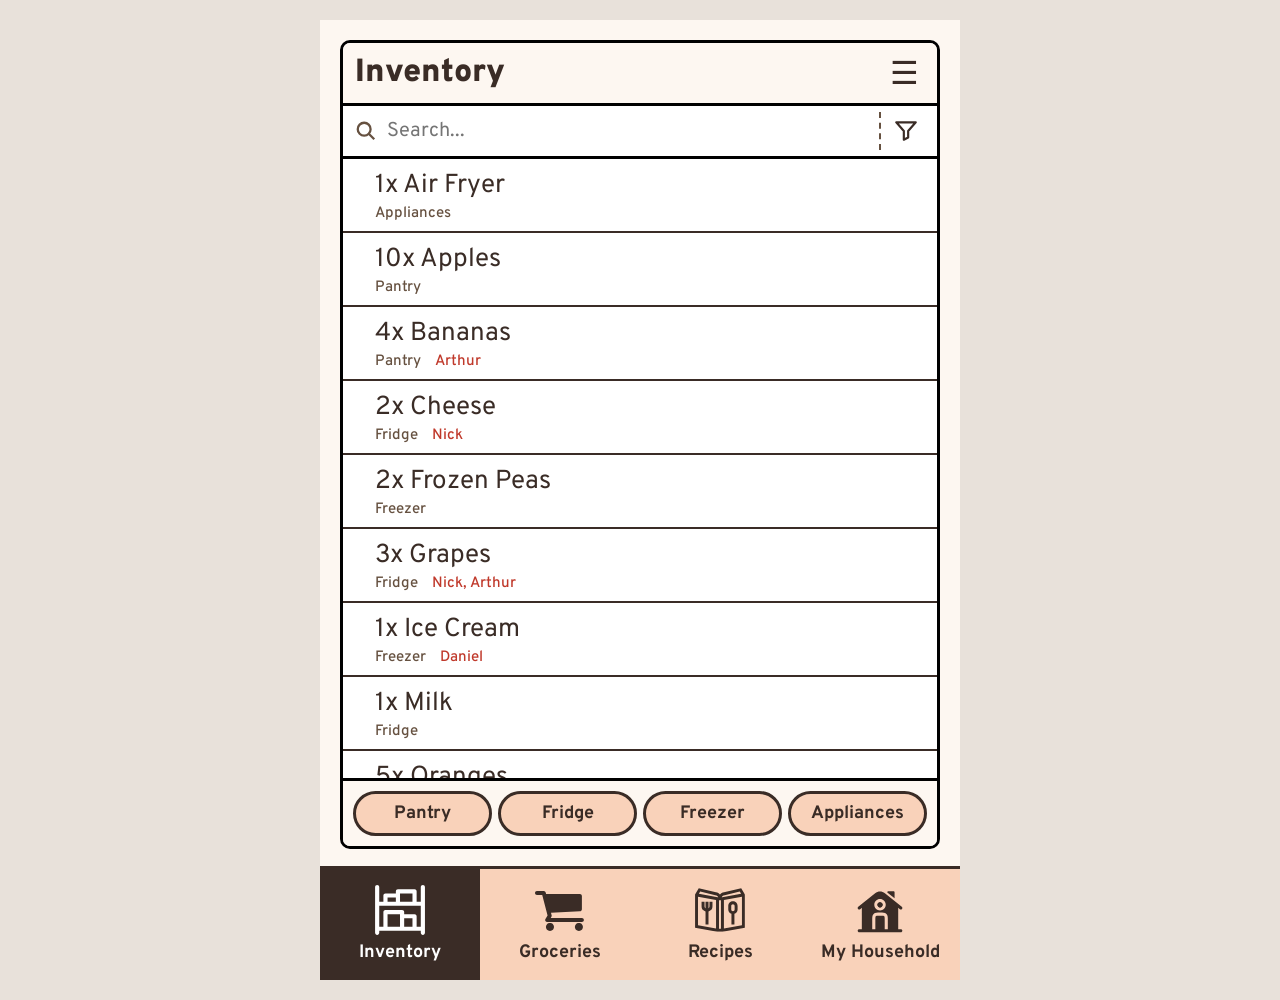
<file: index.html>
<!doctype html>
<html lang="en">
  <head>
    <meta charset="utf-8" />
    <meta name="viewport" content="width=device-width, initial-scale=1.0" />
    <title>Inventory</title>
    <link rel="stylesheet" href="global.css" />
    <link rel="stylesheet" href="inventory.css" />
  </head>

  <body>
    <div class="device">
      <div class="InventoryScreen">
        <div class="InventoryPanel">
          <div class="InventoryTitleBar">
            <h1>Inventory</h1>
            <button class="IconButton" id="menuButton" aria-label="Menu">
              &#9776;
            </button>
          </div>

          <div class="SearchBar">
            <svg width="22" height="22" viewBox="0 0 24 24" aria-hidden="true">
              <circle
                cx="10"
                cy="10"
                r="7"
                fill="none"
                stroke="currentColor"
                stroke-width="2.5"
              />
              <line
                x1="15"
                y1="15"
                x2="21"
                y2="21"
                stroke="currentColor"
                stroke-width="2.5"
              />
            </svg>
            <input
              type="text"
              id="searchInput"
              placeholder="Search..."
              aria-label="Search inventory"
            />
            <button class="IconButton" id="sortButton" aria-label="Sort">
              <svg
                width="26"
                height="26"
                viewBox="0 0 24 24"
                aria-hidden="true"
              >
                <path
                  d="M3 4h18l-7 8v6l-4 2v-8z"
                  fill="none"
                  stroke="currentColor"
                  stroke-width="2"
                  stroke-linejoin="round"
                />
              </svg>
            </button>
          </div>

          <!-- Hamburger menu -->
          <div class="Popover" id="menuPopover" hidden>
            <button id="menuAddItem">Add Item</button>
            <button id="menuAddAppliance">Add Appliance</button>
            <button id="menuRemove">Remove Items</button>
          </div>

          <!-- Sort menu (default A -> Z) -->
          <div class="Popover" id="sortPopover" hidden>
            <p class="PopoverLabel">Sort by</p>
            <button data-sort="quantity">Quantity</button>
            <button data-sort="az" class="active">
              Alphabetical (A &rarr; Z)
            </button>
            <button data-sort="za">Alphabetical (Z &rarr; A)</button>
            <button data-sort="expiration">Priority (expiring soonest)</button>
          </div>

          <div class="RemoveBanner" id="removeBanner" hidden>
            <p>Tap &#10005; to remove an item</p>
            <button class="PrimaryButton" id="removeDone">Done</button>
          </div>

          <ul class="InventoryList" id="inventoryList"></ul>

          <div class="LocationPills">
            <button class="LocationPill" data-location="Pantry">Pantry</button>
            <button class="LocationPill" data-location="Fridge">Fridge</button>
            <button class="LocationPill" data-location="Freezer">
              Freezer
            </button>
            <button class="LocationPill" data-location="Appliances">
              Appliances
            </button>
          </div>
        </div>
      </div>

      <!-- Tapping an item or appliance shows its details -->
      <dialog id="detailsDialog">
        <h1 id="detailsTitle"></h1>
        <div id="detailsBody"></div>
        <div class="DialogButtons">
          <button class="DangerButton" id="detailsRemove">Remove</button>
          <button class="SecondaryButton" id="detailsClose">Close</button>
        </div>
      </dialog>

      <!-- Adding an item or appliance -->
      <dialog id="addDialog">
        <form id="addForm">
          <h1 id="addTitle">Add Item</h1>
          <label for="addName">Name</label>
          <input type="text" id="addName" required />
          <label for="addQuantity">Quantity (optional)</label>
          <input type="number" id="addQuantity" min="1" />

          <fieldset id="foodFields">
            <label for="addLocation">Location</label>
            <select id="addLocation">
              <option>Pantry</option>
              <option>Fridge</option>
              <option>Freezer</option>
            </select>
            <label for="addOwner">Whose is it? (optional)</label>
            <input type="text" id="addOwner" placeholder="e.g. Nick, Arthur" />
            <label for="addExpiration">Expiration date</label>
            <input type="date" id="addExpiration" required />
            <label><input type="checkbox" id="addShareable" /> Shareable</label>
          </fieldset>

          <fieldset id="applianceFields">
            <label for="addDescription">Description</label>
            <textarea id="addDescription" rows="4" required></textarea>
          </fieldset>

          <div class="DialogButtons">
            <button type="button" class="SecondaryButton" id="addCancel">
              Cancel
            </button>
            <button type="submit" class="PrimaryButton">Add</button>
          </div>
        </form>
      </dialog>

      <footer>
        <button
          class="tablink active"
          onclick="window.location.href = 'index.html'"
        >
          <img
            class="tablink_icon"
            src="icons/inventory.svg"
            width="50"
            height="50"
          />
          <p1>Inventory</p1>
        </button>
        <button
          class="tablink"
          onclick="window.location.href = 'Grocery_tab.html'"
        >
          <img
            class="tablink_icon"
            src="icons/groceries.svg"
            width="50"
            height="50"
          />
          <p1>Groceries</p1>
        </button>
        <button class="tablink" onclick="window.location.href = 'Recipes.html'">
          <img
            class="tablink_icon"
            src="icons/recipes.svg"
            width="50"
            height="50"
          />
          <p1>Recipes</p1>
        </button>
        <button
          class="tablink"
          onclick="window.location.href = 'MyHousehold.html'"
          id=" defaultOpen"
        >
          <img
            class="tablink_icon"
            src="icons/home.svg"
            width="50"
            height="50"
          />
          <p1>My Household</p1>
        </button>
      </footer>
    </div>

    <script>
      // Sample data. Food items have a location of Pantry, Fridge, or Freezer;
      // appliances have a description instead of an owner/expiration.
      const inventory = [
        {
          name: "Apples",
          quantity: 10,
          location: "Pantry",
          owner: "",
          expiration: "2026-11-05",
          shareable: true,
        },
        {
          name: "Bananas",
          quantity: 4,
          location: "Pantry",
          owner: "Arthur",
          expiration: "2026-10-30",
          shareable: false,
        },
        {
          name: "Grapes",
          quantity: 3,
          location: "Fridge",
          owner: "Nick, Arthur",
          expiration: "2026-11-01",
          shareable: false,
        },
        {
          name: "Pots",
          quantity: 2,
          location: "Appliances",
          description:
            "Two stainless steel pots (3 qt and 6 qt). Hand wash only.",
        },
        {
          name: "Toaster",
          quantity: 1,
          location: "Appliances",
          description:
            "2-slice toaster. Empty the crumb tray at the bottom once a week.",
        },
        {
          name: "Oranges",
          quantity: 5,
          location: "Pantry",
          owner: "Daniel",
          expiration: "2026-11-08",
          shareable: true,
        },
        {
          name: "Milk",
          quantity: 1,
          location: "Fridge",
          owner: "",
          expiration: "2026-10-27",
          shareable: true,
        },
        {
          name: "Cheese",
          quantity: 2,
          location: "Fridge",
          owner: "Nick",
          expiration: "2026-11-12",
          shareable: true,
        },
        {
          name: "Ice Cream",
          quantity: 1,
          location: "Freezer",
          owner: "Daniel",
          expiration: "2027-02-01",
          shareable: false,
        },
        {
          name: "Frozen Peas",
          quantity: 2,
          location: "Freezer",
          owner: "",
          expiration: "2027-04-01",
          shareable: true,
        },
        {
          name: "Air Fryer",
          quantity: 1,
          location: "Appliances",
          description:
            "4-quart air fryer. Basket is dishwasher safe. Preheat for 3 minutes before cooking.",
        },
      ];

      const FOOD_LOCATIONS = ["Pantry", "Fridge", "Freezer"];

      let selectedLocation = null; // null shows every location
      let sortMode = "az";
      let removeMode = false;
      let openItem = null;

      const inventoryList = document.getElementById("inventoryList");
      const searchInput = document.getElementById("searchInput");
      const menuPopover = document.getElementById("menuPopover");
      const sortPopover = document.getElementById("sortPopover");
      const detailsDialog = document.getElementById("detailsDialog");
      const addDialog = document.getElementById("addDialog");
      const addForm = document.getElementById("addForm");
      const foodFields = document.getElementById("foodFields");
      const applianceFields = document.getElementById("applianceFields");

      function makeElement(tag, className, text) {
        const element = document.createElement(tag);
        if (className) element.className = className;
        if (text) element.textContent = text;
        return element;
      }

      // "10x Apples", or just "Apples" when there's no quantity
      function displayName(item) {
        return item.quantity ? item.quantity + "x " + item.name : item.name;
      }

      // Dates are stored as YYYY-MM-DD; shown as M/D/YYYY like the rest of the mockup
      function formatDate(dateString) {
        const [year, month, day] = dateString.split("-");
        return Number(month) + "/" + Number(day) + "/" + year;
      }

      function byName(a, b) {
        return a.name.localeCompare(b.name);
      }

      function getVisibleItems() {
        const query = searchInput.value.trim().toLowerCase();
        const items = inventory.filter(
          (item) =>
            (!selectedLocation || item.location === selectedLocation) &&
            item.name.toLowerCase().includes(query),
        );

        if (sortMode === "az") {
          items.sort(byName);
        } else if (sortMode === "za") {
          items.sort((a, b) => byName(b, a));
        } else if (sortMode === "quantity") {
          items.sort(
            (a, b) => (b.quantity || 0) - (a.quantity || 0) || byName(a, b),
          );
        } else if (sortMode === "expiration") {
          // Soonest first; appliances (no expiration) go to the bottom
          items.sort(function (a, b) {
            if (!a.expiration || !b.expiration) {
              return !a.expiration - !b.expiration || byName(a, b);
            }
            return a.expiration.localeCompare(b.expiration) || byName(a, b);
          });
        }
        return items;
      }

      function removeItem(item) {
        if (!confirm("Remove " + item.name + " from " + item.location + "?"))
          return false;
        inventory.splice(inventory.indexOf(item), 1);
        renderList();
        return true;
      }

      function makeRow(item) {
        const row = makeElement("li", "InventoryRow");
        row.tabIndex = 0;

        const info = makeElement("div");
        info.appendChild(makeElement("h2", null, displayName(item)));
        const sub = makeElement("p", "RowSub");
        sub.appendChild(makeElement("span", null, item.location));
        if (item.owner)
          sub.appendChild(makeElement("span", "RowOwner", item.owner));
        info.appendChild(sub);
        row.appendChild(info);

        if (removeMode) {
          const removeButton = makeElement("button", "RowRemove", "✕");
          removeButton.setAttribute("aria-label", "Remove " + item.name);
          removeButton.addEventListener("click", function (event) {
            event.stopPropagation(); // don't also open the details
            removeItem(item);
          });
          row.appendChild(removeButton);
        }

        row.addEventListener("click", () => openDetails(item));
        row.addEventListener("keydown", function (event) {
          if (event.key === "Enter") openDetails(item);
        });
        return row;
      }

      function renderList() {
        const items = getVisibleItems();
        inventoryList.innerHTML = "";
        if (items.length === 0) {
          const where = selectedLocation || "your inventory";
          const message = searchInput.value.trim()
            ? "No matches in " + where + "."
            : "Nothing in " + where + " yet.";
          inventoryList.appendChild(makeElement("p", "EmptyMessage", message));
          return;
        }
        for (const item of items) {
          inventoryList.appendChild(makeRow(item));
        }
      }

      // Details dialog
      function addDetail(label, value) {
        const line = makeElement("p");
        line.appendChild(makeElement("strong", null, label + ": "));
        line.appendChild(document.createTextNode(value));
        document.getElementById("detailsBody").appendChild(line);
      }

      function openDetails(item) {
        openItem = item;
        document.getElementById("detailsTitle").textContent = displayName(item);
        document.getElementById("detailsBody").innerHTML = "";
        addDetail("Location", item.location);
        if (item.location === "Appliances") {
          addDetail("Description", item.description);
        } else {
          addDetail("Whose", item.owner || "Not set");
          addDetail("Expires", formatDate(item.expiration));
          addDetail("Shareable", item.shareable ? "Yes" : "No");
        }
        detailsDialog.showModal();
      }

      document
        .getElementById("detailsClose")
        .addEventListener("click", () => detailsDialog.close());
      document
        .getElementById("detailsRemove")
        .addEventListener("click", function () {
          if (removeItem(openItem)) detailsDialog.close();
        });

      // Dropdown menus
      function closePopovers() {
        menuPopover.hidden = true;
        sortPopover.hidden = true;
        document
          .querySelectorAll(".IconButton")
          .forEach((b) => b.classList.remove("active"));
      }

      function togglePopover(popover, button) {
        const wasHidden = popover.hidden;
        closePopovers();
        popover.hidden = !wasHidden;
        button.classList.toggle("active", wasHidden);
      }

      document
        .getElementById("menuButton")
        .addEventListener("click", function () {
          togglePopover(menuPopover, this);
        });
      document
        .getElementById("sortButton")
        .addEventListener("click", function () {
          togglePopover(sortPopover, this);
        });
      document.addEventListener("click", function (event) {
        if (!event.target.closest(".Popover, .IconButton")) closePopovers();
      });

      sortPopover.querySelectorAll("button").forEach(function (button) {
        button.addEventListener("click", function () {
          sortMode = button.dataset.sort;
          sortPopover
            .querySelectorAll("button")
            .forEach((b) => b.classList.remove("active"));
          button.classList.add("active");
          closePopovers();
          renderList();
        });
      });

      searchInput.addEventListener("input", renderList);

      // Location tabs: tap to show one location, tap again to show everything
      document.querySelectorAll(".LocationPill").forEach(function (pill) {
        pill.addEventListener("click", function () {
          const location = pill.dataset.location;
          selectedLocation = selectedLocation === location ? null : location;
          document
            .querySelectorAll(".LocationPill")
            .forEach((p) =>
              p.classList.toggle(
                "active",
                p.dataset.location === selectedLocation,
              ),
            );
          renderList();
        });
      });

      // Remove mode
      function setRemoveMode(on) {
        removeMode = on;
        document.getElementById("removeBanner").hidden = !on;
        document.getElementById("menuRemove").textContent = on
          ? "Stop Removing"
          : "Remove Items";
        renderList();
      }

      document
        .getElementById("menuRemove")
        .addEventListener("click", function () {
          closePopovers();
          setRemoveMode(!removeMode);
        });
      document
        .getElementById("removeDone")
        .addEventListener("click", () => setRemoveMode(false));

      // Add dialog
      let addingAppliance = false;

      function openAddDialog(isAppliance) {
        closePopovers();
        addingAppliance = isAppliance;
        addForm.reset();
        document.getElementById("addTitle").textContent = isAppliance
          ? "Add Appliance"
          : "Add Item";
        // Disabled fieldsets are skipped by form validation, so hidden required fields don't block submit
        foodFields.hidden = foodFields.disabled = isAppliance;
        applianceFields.hidden = applianceFields.disabled = !isAppliance;
        if (FOOD_LOCATIONS.includes(selectedLocation)) {
          document.getElementById("addLocation").value = selectedLocation;
        }
        addDialog.showModal();
      }

      document
        .getElementById("menuAddItem")
        .addEventListener("click", () => openAddDialog(false));
      document
        .getElementById("menuAddAppliance")
        .addEventListener("click", () => openAddDialog(true));
      document
        .getElementById("addCancel")
        .addEventListener("click", () => addDialog.close());

      addForm.addEventListener("submit", function (event) {
        event.preventDefault();
        const item = {
          name: document.getElementById("addName").value.trim(),
          quantity:
            parseInt(document.getElementById("addQuantity").value) || null,
        };
        if (addingAppliance) {
          item.location = "Appliances";
          item.description = document
            .getElementById("addDescription")
            .value.trim();
        } else {
          item.location = document.getElementById("addLocation").value;
          item.owner = document.getElementById("addOwner").value.trim();
          item.expiration = document.getElementById("addExpiration").value;
          item.shareable = document.getElementById("addShareable").checked;
        }
        inventory.push(item);
        addDialog.close();
        renderList();
      });

      renderList();
    </script>
  </body>
</html>
</file>
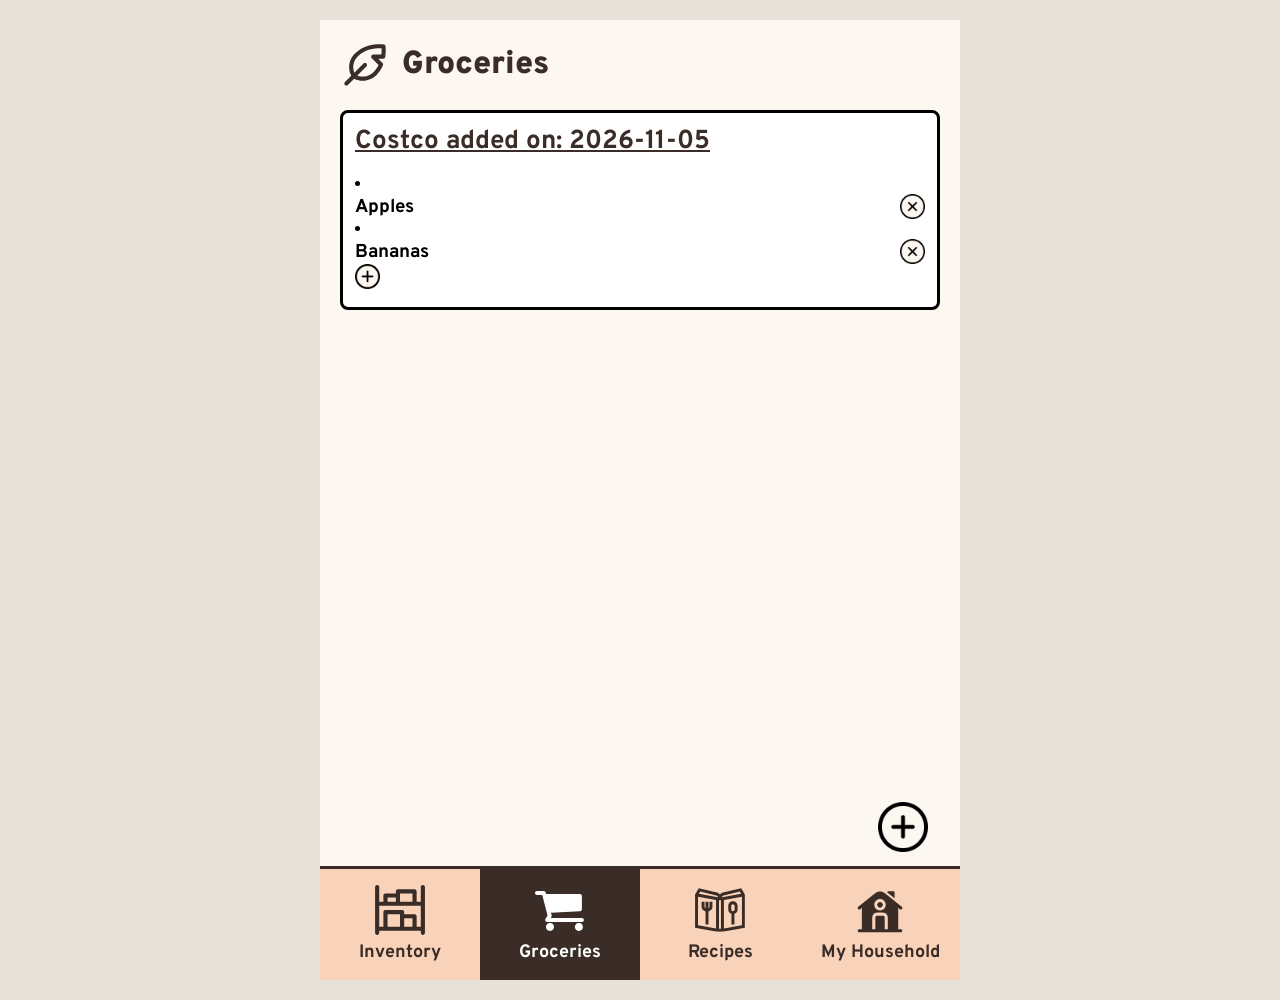
<file: Grocery_tab.html>
<!doctype html>
<html lang="en">

<head>
    <meta charset="utf-8" />
    <meta name="viewport" content="width=device-width, initial-scale=1.0" />
    <title>Kitchen Kompanion</title>
    <link rel="preconnect" href="https://fonts.googleapis.com" />
    <link rel="preconnect" href="https://fonts.gstatic.com" crossorigin />
    <link rel="stylesheet" href="Grocery.css" />
    <link rel="stylesheet" href="global.css" />
    <link
        href="https://fonts.googleapis.com/css2?family=Libertinus+Keyboard&family=Overpass:ital,wght@0,100..900;1,100..900&display=swap"
        rel="stylesheet" />
</head>

<body>
    <script>
        function removeGroceryItem(title, index) {
            let target_list = JSON.parse(
                localStorage.getItem(`groceryLists ${title}`),
            );
            target_list.items.splice(index, 1);
            localStorage.setItem(
                `groceryLists ${title}`,
                JSON.stringify(target_list),
            );
            makeList(title);
        }

        function addGroceryListPopup() {
            //grocery add button is pressed
            document.getElementById("grocery_list_form").style.display = "block";
        }

        function closeForm() {
            //closes the grocery add button popup
            document.getElementById("grocery_list_form").style.display = "none";
        }

        function add_item_buttonShow(title) {
            document.getElementById("add_item " + title).style.display = "block";
        }

        // function add_item_buttonClose() {
        //     document.getElementById("add_item_button").style.display = "block";
        // }

        function closeItemForm() {
            // document.getElementsByClass("list_item_form").style.display = "none";
            document.querySelectorAll(".list_item_form").forEach((element) => {
                element.style.display = "none";
            });
        }

        function addItemToGroceryList(event, title) {
            console.log("Adding item to:", title);
            event.preventDefault();
            // const itemName = document.getElementById("itemName").value;
            const itemName = event.target.elements["itemName"].value;
            let target_list = JSON.parse(
                localStorage.getItem(`groceryLists ${title}`),
            );
            target_list.items.push(itemName);
            localStorage.setItem(
                `groceryLists ${title}`,
                JSON.stringify(target_list),
            );
            closeItemForm();
            makeList(title);
        }

        function makeList(title) {
            let target_element = document.getElementById("grocery-list " + title);
            let target_list = JSON.parse(
                localStorage.getItem(`groceryLists ${title}`),
            );

            console.log(target_list);
            // localStorage.setItem("currList", JSON.stringify());
            closeItemForm();
            target_element.innerHTML = "";
            target_element.innerHTML += `<ul>`;
            target_list.items.forEach((x, i) => {
                target_element.innerHTML += `
                 <li>
                    <div class='grocery_item'>
                    <h3>${x}</h3>
                     <img src='icons/remove.png' width="25" height="25" onclick="removeGroceryItem('${title}',${i})">
                    </div>
                    </li>
                    `;
            });
            target_element.innerHTML += `</ul>`;
        }

        function openAddForm(title) {
            let item_form = document.getElementById(`add_form_${title}`);
            // let check = document.getElementById("list_item_form");

            item_form.style.display = "block";
            item_form.innerHTML = `<div class="form-popup list_item_form" id="list_item_form_${title}">
           <form id="addItemForm" onsubmit="addItemToGroceryList(event, '${title}')">
               <h1>Add Item To ${title}</h1>


               <label for="itemName"><b>Item Name:</b></label>
               <input type="text" id="itemName" placeholder="Enter Item Name" name="itemName" required><br>


               <button type="submit">Submit</button>
               <button type="button" onclick="closeItemForm()">Close</button>
           </form>
            </div>`;

            // console.log(title + 'was here');
            document.getElementById(`list_item_form_${title}`).style.display =
                "block";
        }

        function addGroceryList(event) {
            event.preventDefault(); //resets the form
            const title = document.getElementById("title").value;
            const date = document.getElementById("date").value;
            const groceryList = {
                title: title,
                date: date,
                items: [],
            };
            localStorage.setItem(
                `groceryLists ${title}`,
                JSON.stringify(groceryList),
            );
            console.log(groceryList);
            closeForm();

            document.getElementById("grocery_lists").innerHTML += `
            <div class='grocery_list' id="grocery ${title}">
                <h2><u>${title} added on: ${date}</u></h2>
                <div id='add_form_${title}'></div>
                <div id="grocery-list ${title}">
                </div>
                <img id="add_item ${title}" src="icons/add.png" width="25" height="25" onclick="openAddForm('${title}')">
            </div> 
            `;
            add_item_buttonShow(title);
            document.getElementById("form-container").reset();
        }

        document.addEventListener("focusin", function (event) {
            if (event.target.matches("input[type='text'], input[type='date'], textarea")) {
                document.getElementById("keyboard").style.display = "block";
            }
        });

        document.addEventListener("focusout", function (event) {
            if (event.target.matches("input[type='text'], input[type='date'], textarea")) {
                document.getElementById("keyboard").style.display = "none";
            }
        });

        document.addEventListener("DOMContentLoaded", function () {
            const title = "Costco";
            let defaultList = JSON.parse(
                localStorage.getItem(`groceryLists ${title}`)
            );
            defaultList = {
                title: "Costco",
                date: "2026-11-05",
                items: ["Apples", "Bananas"]
            };

            localStorage.setItem(
                `groceryLists ${title}`,
                JSON.stringify(defaultList)
            );
            document.getElementById("grocery_lists").innerHTML += `
            <div class="grocery_list" id="grocery ${title}">
                <h2><u>${title} added on: ${defaultList.date}</u></h2>
                <div id="add_form_${title}"></div>
                <div id="grocery-list ${title}"></div>
                <img id="add_item ${title}" src="icons/add.png" width="25" height="25" onclick="openAddForm('${title}')">
            </div>
            `;

            makeList(title);
        });

    </script>

    <!-- sample grocery list div, tso be added everytime someone adds a new list -->
    <!-- 
    <div class="grocery ${x.title}">
        <h2><u>${x.title} added on: ${x.date}</u></h2>
        <div class="grocery-list ${x.title}"></div>
    </div> 
    
    -->

    <div class="device">
        <div class="header">
            <div class="header_logo">
                <img src="icons/leaves.svg" width="50" height="50" />
                <h1>Groceries</h1>
            </div>
        </div>
        <div class="body">
            <!-- add button-->
            <!-- goes to addgrocerylistpopup() -->
            <img id="add_button" src="icons/add.png" width="50" height="50" onclick="addGroceryListPopup()" />
        </div>

        <div id="grocery_lists"></div>
        <!-- <div id="item_lists"></div> -->
        <!-- <img id="add_item_button" src="/add.png" width="25" height="25" onclick="openAddForm()"> -->

        <!-- popup form for when the add list button is pressed -->
        <div class="form-popup" id="grocery_list_form">
            <form class="form-container" id="form-container" onsubmit="addGroceryList(event)">
                <h1>New List</h1>

                <label for="title"><b>Title</b></label>
                <input type="text" id="title" placeholder="Enter Title" name="title" required /><br /><br />

                <label for="date"><b>Date</b></label>
                <input type="date" id="date" placeholder="Enter Date" name="date" required /><br /><br />

                <button type="submit">Submit</button>
                <button type="button" onclick="closeForm()">Close</button>
            </form>
        </div>

        <!-- <div class="form-popup" id="list_item_form">
            <form id="addItemForm" onsubmit="addItemToGroceryList(event)">
                <h1>Add Item To </h1>

                <label for="itemName"><b>Item Name:</b></label>
                <input type="text" id="itemName" placeholder="Enter Item Name" name="itemName" required><br>

                <button type="submit">Submit</button>
                <button type="button" onclick="closeItemForm()">Close</button>
            </form>
        </div> -->

        <!-- footer -->
        <footer>
            <button class="tablink" onclick="window.location.href = 'index.html'">
                <img class="tablink_icon" src="icons/inventory.svg" width="50" height="50" />
                <p1>Inventory</p1>
            </button>
            <button class="tablink active" onclick="window.location.href = 'Grocery_tab.html'">
                <img class="tablink_icon" src="icons/groceries.svg" width="50" height="50" />
                <p1>Groceries</p1>
            </button>
            <button class="tablink" onclick="window.location.href = 'Recipes.html'">
                <img class="tablink_icon" src="icons/recipes.svg" width="50" height="50" />
                <p1>Recipes</p1>
            </button>
            <button class="tablink" onclick="window.location.href = 'MyHousehold.html'" id=" defaultOpen">
                <img class="tablink_icon" src="icons/home.svg" width="50" height="50" />
                <p1>My Household</p1>
            </button>
        </footer>
        <img id="keyboard" src="icons/keyboard.png">
    </div>
</body>

</html>
</file>
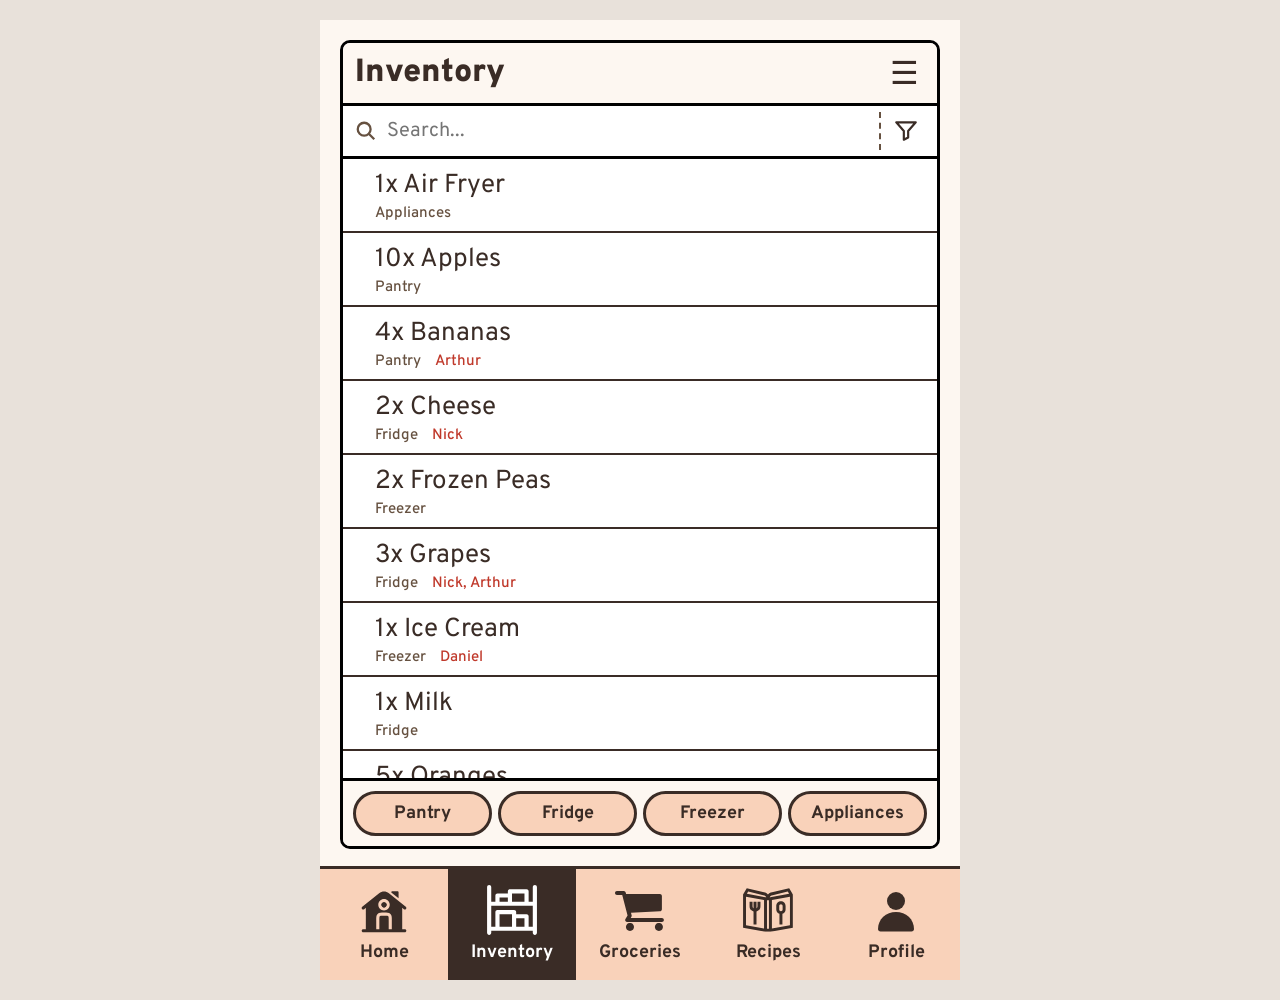
<file: Inventory.html>
<!DOCTYPE html>
<html lang="en">

<head>
    <meta charset="utf-8">
    <meta name="viewport" content="width=device-width, initial-scale=1.0">
    <title>Inventory - Kitchen Kompanion</title>
    <link rel="preconnect" href="https://fonts.googleapis.com">
    <link rel="preconnect" href="https://fonts.gstatic.com" crossorigin>
    <link rel="stylesheet" href="global.css">
    <link rel="stylesheet" href="inventory.css">
    <link
        href="https://fonts.googleapis.com/css2?family=Libertinus+Keyboard&family=Overpass:ital,wght@0,100..900;1,100..900&display=swap"
        rel="stylesheet">
</head>


<body>
    <div class="device">
        <div class="InventoryScreen">
            <div class="InventoryPanel">
                <div class="InventoryTitleBar">
                    <h1>Inventory</h1>
                    <button class="IconButton" id="menuButton" aria-label="Menu">&#9776;</button>
                </div>

                <div class="SearchBar">
                    <svg width="22" height="22" viewBox="0 0 24 24" aria-hidden="true">
                        <circle cx="10" cy="10" r="7" fill="none" stroke="currentColor" stroke-width="2.5" />
                        <line x1="15" y1="15" x2="21" y2="21" stroke="currentColor" stroke-width="2.5" />
                    </svg>
                    <input type="text" id="searchInput" placeholder="Search..." aria-label="Search inventory">
                    <button class="IconButton" id="sortButton" aria-label="Sort">
                        <svg width="26" height="26" viewBox="0 0 24 24" aria-hidden="true">
                            <path d="M3 4h18l-7 8v6l-4 2v-8z" fill="none" stroke="currentColor" stroke-width="2"
                                stroke-linejoin="round" />
                        </svg>
                    </button>
                </div>

                <!-- Hamburger menu -->
                <div class="Popover" id="menuPopover" hidden>
                    <button id="menuAddItem">Add Item</button>
                    <button id="menuAddAppliance">Add Appliance</button>
                    <button id="menuRemove">Remove Items</button>
                </div>

                <!-- Sort menu (default A -> Z) -->
                <div class="Popover" id="sortPopover" hidden>
                    <p class="PopoverLabel">Sort by</p>
                    <button data-sort="quantity">Quantity</button>
                    <button data-sort="az" class="active">Alphabetical (A &rarr; Z)</button>
                    <button data-sort="za">Alphabetical (Z &rarr; A)</button>
                    <button data-sort="expiration">Priority (expiring soonest)</button>
                </div>

                <div class="RemoveBanner" id="removeBanner" hidden>
                    <p>Tap &#10005; to remove an item</p>
                    <button class="PrimaryButton" id="removeDone">Done</button>
                </div>

                <ul class="InventoryList" id="inventoryList"></ul>

                <div class="LocationPills">
                    <button class="LocationPill" data-location="Pantry">Pantry</button>
                    <button class="LocationPill" data-location="Fridge">Fridge</button>
                    <button class="LocationPill" data-location="Freezer">Freezer</button>
                    <button class="LocationPill" data-location="Appliances">Appliances</button>
                </div>
            </div>
        </div>

        <!-- Tapping an item or appliance shows its details -->
        <dialog id="detailsDialog">
            <h1 id="detailsTitle"></h1>
            <div id="detailsBody"></div>
            <div class="DialogButtons">
                <button class="DangerButton" id="detailsRemove">Remove</button>
                <button class="SecondaryButton" id="detailsClose">Close</button>
            </div>
        </dialog>

        <!-- Adding an item or appliance -->
        <dialog id="addDialog">
            <form id="addForm">
                <h1 id="addTitle">Add Item</h1>
                <label for="addName">Name</label>
                <input type="text" id="addName" required>
                <label for="addQuantity">Quantity (optional)</label>
                <input type="number" id="addQuantity" min="1">

                <fieldset id="foodFields">
                    <label for="addLocation">Location</label>
                    <select id="addLocation">
                        <option>Pantry</option>
                        <option>Fridge</option>
                        <option>Freezer</option>
                    </select>
                    <label for="addOwner">Whose is it? (optional)</label>
                    <input type="text" id="addOwner" placeholder="e.g. Nick, Arthur">
                    <label for="addExpiration">Expiration date</label>
                    <input type="date" id="addExpiration" required>
                    <label><input type="checkbox" id="addShareable"> Shareable</label>
                </fieldset>

                <fieldset id="applianceFields">
                    <label for="addDescription">Description</label>
                    <textarea id="addDescription" rows="4" required></textarea>
                </fieldset>

                <div class="DialogButtons">
                    <button type="button" class="SecondaryButton" id="addCancel">Cancel</button>
                    <button type="submit" class="PrimaryButton">Add</button>
                </div>
            </form>
        </dialog>

        
    <footer>
        <button class="tablink" onclick="window.location.href='Home.html'" id=" defaultOpen">
            <img class="tablink_icon" src="icons/home.svg" width="50" height="50">
            <p1>Home</p1>
        </button>
        <button class="tablink active" onclick="window.location.href='Inventory.html'">
            <img class="tablink_icon" src="icons/inventory.svg" width="50" height="50">
            <p1>Inventory</p1>
        </button>
        <button class="tablink" onclick="window.location.href='Grocery_tab.html'">
            <img class="tablink_icon" src="icons/groceries.svg" width="50" height="50">
            <p1>Groceries</p1>
        </button>
        <button class="tablink" onclick="window.location.href='Recipes.html'">
            <img class="tablink_icon" src="icons/recipes.svg" width="50" height="50">
            <p1>Recipes</p1>
        </button>
        <button class="tablink" onclick="window.location.href='Profile.html'">
            <img class="tablink_icon" src="icons/profile.svg" width="50" height="50">
            <p1>Profile</p1>
        </button>
    </footer>
    </div>

    <script>
        // Sample data. Food items have a location of Pantry, Fridge, or Freezer;
        // appliances have a description instead of an owner/expiration.
        const inventory = [
            { name: "Apples", quantity: 10, location: "Pantry", owner: "", expiration: "2026-11-05", shareable: true },
            { name: "Bananas", quantity: 4, location: "Pantry", owner: "Arthur", expiration: "2026-10-30", shareable: false },
            { name: "Grapes", quantity: 3, location: "Fridge", owner: "Nick, Arthur", expiration: "2026-11-01", shareable: false },
            { name: "Pots", quantity: 2, location: "Appliances", description: "Two stainless steel pots (3 qt and 6 qt). Hand wash only." },
            { name: "Toaster", quantity: 1, location: "Appliances", description: "2-slice toaster. Empty the crumb tray at the bottom once a week." },
            { name: "Oranges", quantity: 5, location: "Pantry", owner: "Daniel", expiration: "2026-11-08", shareable: true },
            { name: "Milk", quantity: 1, location: "Fridge", owner: "", expiration: "2026-10-27", shareable: true },
            { name: "Cheese", quantity: 2, location: "Fridge", owner: "Nick", expiration: "2026-11-12", shareable: true },
            { name: "Ice Cream", quantity: 1, location: "Freezer", owner: "Daniel", expiration: "2027-02-01", shareable: false },
            { name: "Frozen Peas", quantity: 2, location: "Freezer", owner: "", expiration: "2027-04-01", shareable: true },
            { name: "Air Fryer", quantity: 1, location: "Appliances", description: "4-quart air fryer. Basket is dishwasher safe. Preheat for 3 minutes before cooking." }
        ];

        const FOOD_LOCATIONS = ["Pantry", "Fridge", "Freezer"];

        let selectedLocation = null; // null shows every location
        let sortMode = "az";
        let removeMode = false;
        let openItem = null;

        const inventoryList = document.getElementById("inventoryList");
        const searchInput = document.getElementById("searchInput");
        const menuPopover = document.getElementById("menuPopover");
        const sortPopover = document.getElementById("sortPopover");
        const detailsDialog = document.getElementById("detailsDialog");
        const addDialog = document.getElementById("addDialog");
        const addForm = document.getElementById("addForm");
        const foodFields = document.getElementById("foodFields");
        const applianceFields = document.getElementById("applianceFields");

        function makeElement(tag, className, text) {
            const element = document.createElement(tag);
            if (className) element.className = className;
            if (text) element.textContent = text;
            return element;
        }

        // "10x Apples", or just "Apples" when there's no quantity
        function displayName(item) {
            return item.quantity ? item.quantity + "x " + item.name : item.name;
        }

        // Dates are stored as YYYY-MM-DD; shown as M/D/YYYY like the rest of the mockup
        function formatDate(dateString) {
            const [year, month, day] = dateString.split("-");
            return Number(month) + "/" + Number(day) + "/" + year;
        }

        function byName(a, b) {
            return a.name.localeCompare(b.name);
        }

        function getVisibleItems() {
            const query = searchInput.value.trim().toLowerCase();
            const items = inventory.filter(item =>
                (!selectedLocation || item.location === selectedLocation) &&
                item.name.toLowerCase().includes(query));

            if (sortMode === "az") {
                items.sort(byName);
            } else if (sortMode === "za") {
                items.sort((a, b) => byName(b, a));
            } else if (sortMode === "quantity") {
                items.sort((a, b) => (b.quantity || 0) - (a.quantity || 0) || byName(a, b));
            } else if (sortMode === "expiration") {
                // Soonest first; appliances (no expiration) go to the bottom
                items.sort(function (a, b) {
                    if (!a.expiration || !b.expiration) {
                        return (!a.expiration - !b.expiration) || byName(a, b);
                    }
                    return a.expiration.localeCompare(b.expiration) || byName(a, b);
                });
            }
            return items;
        }

        function removeItem(item) {
            if (!confirm("Remove " + item.name + " from " + item.location + "?")) return false;
            inventory.splice(inventory.indexOf(item), 1);
            renderList();
            return true;
        }

        function makeRow(item) {
            const row = makeElement("li", "InventoryRow");
            row.tabIndex = 0;

            const info = makeElement("div");
            info.appendChild(makeElement("h2", null, displayName(item)));
            const sub = makeElement("p", "RowSub");
            sub.appendChild(makeElement("span", null, item.location));
            if (item.owner) sub.appendChild(makeElement("span", "RowOwner", item.owner));
            info.appendChild(sub);
            row.appendChild(info);

            if (removeMode) {
                const removeButton = makeElement("button", "RowRemove", "✕");
                removeButton.setAttribute("aria-label", "Remove " + item.name);
                removeButton.addEventListener("click", function (event) {
                    event.stopPropagation(); // don't also open the details
                    removeItem(item);
                });
                row.appendChild(removeButton);
            }

            row.addEventListener("click", () => openDetails(item));
            row.addEventListener("keydown", function (event) {
                if (event.key === "Enter") openDetails(item);
            });
            return row;
        }

        function renderList() {
            const items = getVisibleItems();
            inventoryList.innerHTML = "";
            if (items.length === 0) {
                const where = selectedLocation || "your inventory";
                const message = searchInput.value.trim()
                    ? "No matches in " + where + "."
                    : "Nothing in " + where + " yet.";
                inventoryList.appendChild(makeElement("p", "EmptyMessage", message));
                return;
            }
            for (const item of items) {
                inventoryList.appendChild(makeRow(item));
            }
        }

        // Details dialog
        function addDetail(label, value) {
            const line = makeElement("p");
            line.appendChild(makeElement("strong", null, label + ": "));
            line.appendChild(document.createTextNode(value));
            document.getElementById("detailsBody").appendChild(line);
        }

        function openDetails(item) {
            openItem = item;
            document.getElementById("detailsTitle").textContent = displayName(item);
            document.getElementById("detailsBody").innerHTML = "";
            addDetail("Location", item.location);
            if (item.location === "Appliances") {
                addDetail("Description", item.description);
            } else {
                addDetail("Whose", item.owner || "Not set");
                addDetail("Expires", formatDate(item.expiration));
                addDetail("Shareable", item.shareable ? "Yes" : "No");
            }
            detailsDialog.showModal();
        }

        document.getElementById("detailsClose").addEventListener("click", () => detailsDialog.close());
        document.getElementById("detailsRemove").addEventListener("click", function () {
            if (removeItem(openItem)) detailsDialog.close();
        });

        // Dropdown menus
        function closePopovers() {
            menuPopover.hidden = true;
            sortPopover.hidden = true;
            document.querySelectorAll(".IconButton").forEach(b => b.classList.remove("active"));
        }

        function togglePopover(popover, button) {
            const wasHidden = popover.hidden;
            closePopovers();
            popover.hidden = !wasHidden;
            button.classList.toggle("active", wasHidden);
        }

        document.getElementById("menuButton").addEventListener("click", function () {
            togglePopover(menuPopover, this);
        });
        document.getElementById("sortButton").addEventListener("click", function () {
            togglePopover(sortPopover, this);
        });
        document.addEventListener("click", function (event) {
            if (!event.target.closest(".Popover, .IconButton")) closePopovers();
        });

        sortPopover.querySelectorAll("button").forEach(function (button) {
            button.addEventListener("click", function () {
                sortMode = button.dataset.sort;
                sortPopover.querySelectorAll("button").forEach(b => b.classList.remove("active"));
                button.classList.add("active");
                closePopovers();
                renderList();
            });
        });

        searchInput.addEventListener("input", renderList);

        // Location tabs: tap to show one location, tap again to show everything
        document.querySelectorAll(".LocationPill").forEach(function (pill) {
            pill.addEventListener("click", function () {
                const location = pill.dataset.location;
                selectedLocation = selectedLocation === location ? null : location;
                document.querySelectorAll(".LocationPill").forEach(p =>
                    p.classList.toggle("active", p.dataset.location === selectedLocation));
                renderList();
            });
        });

        // Remove mode
        function setRemoveMode(on) {
            removeMode = on;
            document.getElementById("removeBanner").hidden = !on;
            document.getElementById("menuRemove").textContent = on ? "Stop Removing" : "Remove Items";
            renderList();
        }

        document.getElementById("menuRemove").addEventListener("click", function () {
            closePopovers();
            setRemoveMode(!removeMode);
        });
        document.getElementById("removeDone").addEventListener("click", () => setRemoveMode(false));

        // Add dialog
        let addingAppliance = false;

        function openAddDialog(isAppliance) {
            closePopovers();
            addingAppliance = isAppliance;
            addForm.reset();
            document.getElementById("addTitle").textContent = isAppliance ? "Add Appliance" : "Add Item";
            // Disabled fieldsets are skipped by form validation, so hidden required fields don't block submit
            foodFields.hidden = foodFields.disabled = isAppliance;
            applianceFields.hidden = applianceFields.disabled = !isAppliance;
            if (FOOD_LOCATIONS.includes(selectedLocation)) {
                document.getElementById("addLocation").value = selectedLocation;
            }
            addDialog.showModal();
        }

        document.getElementById("menuAddItem").addEventListener("click", () => openAddDialog(false));
        document.getElementById("menuAddAppliance").addEventListener("click", () => openAddDialog(true));
        document.getElementById("addCancel").addEventListener("click", () => addDialog.close());

        addForm.addEventListener("submit", function (event) {
            event.preventDefault();
            const item = {
                name: document.getElementById("addName").value.trim(),
                quantity: parseInt(document.getElementById("addQuantity").value) || null
            };
            if (addingAppliance) {
                item.location = "Appliances";
                item.description = document.getElementById("addDescription").value.trim();
            } else {
                item.location = document.getElementById("addLocation").value;
                item.owner = document.getElementById("addOwner").value.trim();
                item.expiration = document.getElementById("addExpiration").value;
                item.shareable = document.getElementById("addShareable").checked;
            }
            inventory.push(item);
            addDialog.close();
            renderList();
        });

        renderList();
    </script>
</body>

</html>
</file>
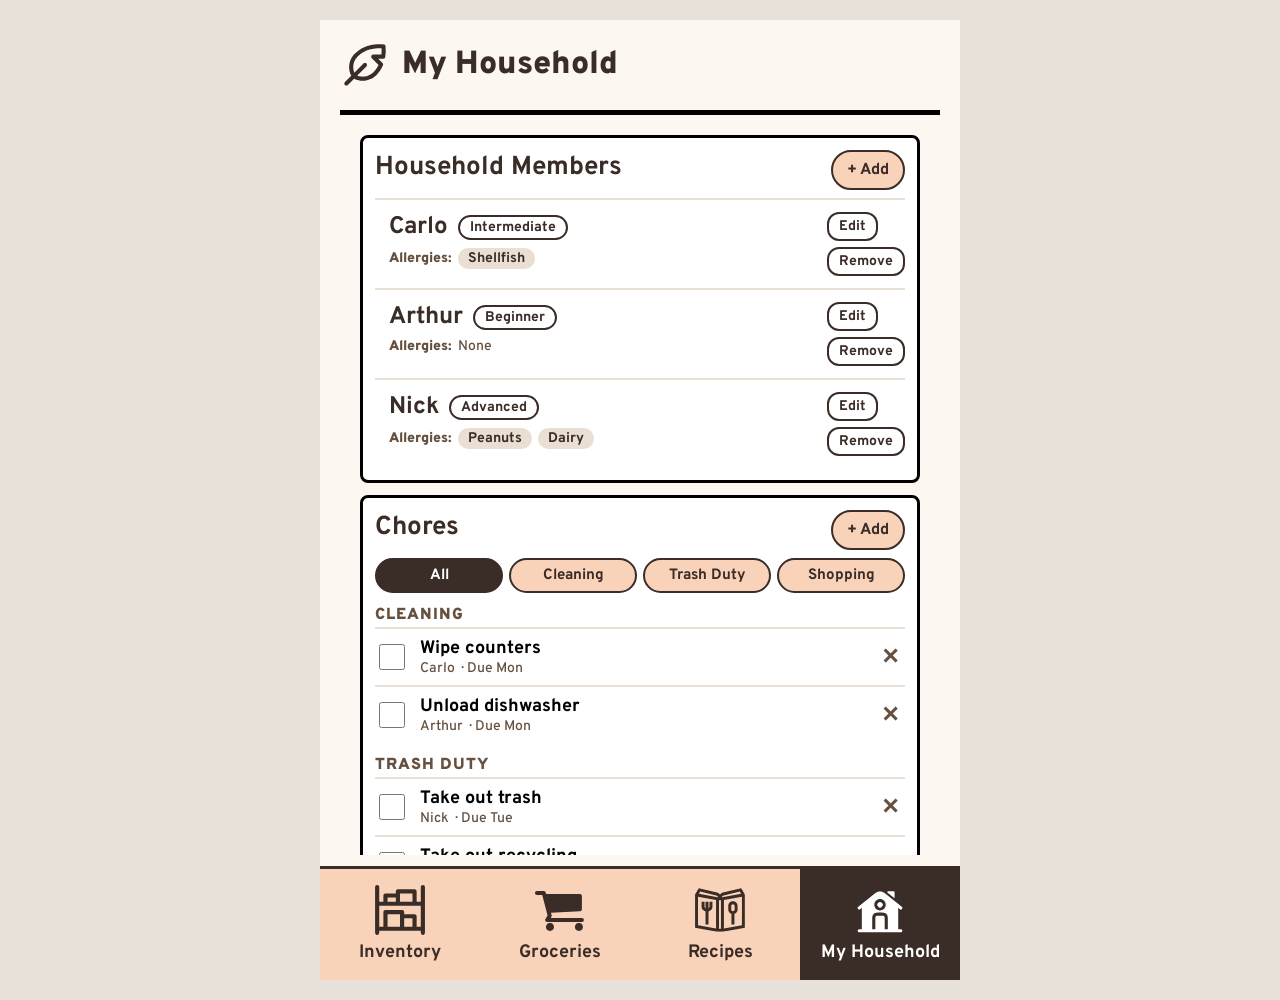
<file: MyHousehold.html>
<!DOCTYPE html>
<html lang=en>

<head>
    <title>My Household</title>
    <meta charset="utf-8">
    <meta name="viewport" content="width=device-width, initial-scale=1.0">
    <link rel="stylesheet" href="global.css">
    <link rel="stylesheet" href="MyHousehold.css">
</head>

<body>
    <div class="device">
        <div class="header">
            <div class="header_logo">
                <img class="header_logo" src="icons/leaves.svg" width="50" height="50">
                <h1>My Household</h1>
            </div>
        </div>

        <!-- Household Members -->
        <div class="content profile_content">
            <div class="widget">
                <div class="widget_header">
                    <h2>Household Members</h2>
                    <button class="add_button" id="addProfileButton">+ Add</button>
                </div>
                <div id="profileList"></div>
            </div>

            <!-- Chores -->
            <div class="widget">
                <div class="widget_header">
                    <h2>Chores</h2>
                    <button class="add_button" id="addChoreButton">+ Add</button>
                </div>
                <div class="chore_filters">
                    <button class="chore_filter active" data-category="All">All</button>
                    <button class="chore_filter" data-category="Cleaning">Cleaning</button>
                    <button class="chore_filter" data-category="Trash Duty">Trash Duty</button>
                    <button class="chore_filter" data-category="Shopping">Shopping</button>
                </div>
                <div id="choreList"></div>
            </div>
        </div>

        <!-- Adding or editing a Household Member -->
        <dialog class="household_dialog" id="profileDialog">
            <form id="profileForm">
                <h1 id="profileTitle">Add Member</h1>

                <fieldset>
                    <legend>General</legend>
                    <label for="profileName">Name</label>
                    <input type="text" id="profileName" maxlength="30" required>

                    <label for="profileSkill">Cooking Skill</label>
                    <select id="profileSkill">
                        <option>Beginner</option>
                        <option>Intermediate</option>
                        <option>Advanced</option>
                    </select>
                </fieldset>

                <fieldset>
                    <legend>Allergies</legend>
                    <div class="allergy_options">
                        <label><input type="checkbox" name="allergy" value="Peanuts"> Peanuts</label>
                        <label><input type="checkbox" name="allergy" value="Tree Nuts"> Tree Nuts</label>
                        <label><input type="checkbox" name="allergy" value="Dairy"> Dairy</label>
                        <label><input type="checkbox" name="allergy" value="Eggs"> Eggs</label>
                        <label><input type="checkbox" name="allergy" value="Gluten"> Gluten</label>
                        <label><input type="checkbox" name="allergy" value="Soy"> Soy</label>
                        <label><input type="checkbox" name="allergy" value="Fish"> Fish</label>
                        <label><input type="checkbox" name="allergy" value="Shellfish"> Shellfish</label>
                    </div>
                    <label for="profileOtherAllergies">Other</label>
                    <input type="text" id="profileOtherAllergies" placeholder="Other allergies (comma-separated)">
                </fieldset>

                <div class="dialog_buttons">
                    <button type="submit">Save</button>
                    <button type="button" id="profileCancel">Cancel</button>
                </div>
            </form>
        </dialog>

        <!-- Adding a chore -->
        <dialog class="household_dialog" id="choreDialog">
            <form id="choreForm">
                <h1>Add Chore</h1>

                <fieldset>
                    <legend>General</legend>
                    <label for="choreName">Chore</label>
                    <input type="text" id="choreName" maxlength="40" required>

                    <label for="choreCategory">Category</label>
                    <select id="choreCategory">
                        <option>Cleaning</option>
                        <option>Trash Duty</option>
                        <option>Shopping</option>
                    </select>
                </fieldset>

                <fieldset>
                    <legend>Schedule</legend>
                    <label for="chorePerson">Assigned To</label>
                    <select id="chorePerson"></select>

                    <label for="choreDay">Due</label>
                    <select id="choreDay">
                        <option>Sun</option>
                        <option>Mon</option>
                        <option>Tue</option>
                        <option>Wed</option>
                        <option>Thu</option>
                        <option>Fri</option>
                        <option>Sat</option>
                    </select>
                </fieldset>

                <div class="dialog_buttons">
                    <button type="submit">Save</button>
                    <button type="button" id="choreCancel">Cancel</button>
                </div>
            </form>
        </dialog>


        <footer>
            <button class="tablink" onclick="window.location.href='index.html'">
                <img class="tablink_icon" src="icons/inventory.svg" width="50" height="50">
                <p1>Inventory</p1>
            </button>
            <button class="tablink" onclick="window.location.href='Grocery_tab.html'">
                <img class="tablink_icon" src="icons/groceries.svg" width="50" height="50">
                <p1>Groceries</p1>
            </button>
            <button class="tablink" onclick="window.location.href='Recipes.html'">
                <img class="tablink_icon" src="icons/recipes.svg" width="50" height="50">
                <p1>Recipes</p1>
            </button>
            <button class="tablink active" onclick="window.location.href='MyHousehold.html'" id=" defaultOpen">
                <img class="tablink_icon" src="icons/home.svg" width="50" height="50">
                <p1>My Household</p1>
            </button>
        </footer>

        <img class="Keyboard" src="icons/keyboard.png">
    </div>

    <script src="MyHousehold.js"></script>
</body>
</html>
</file>
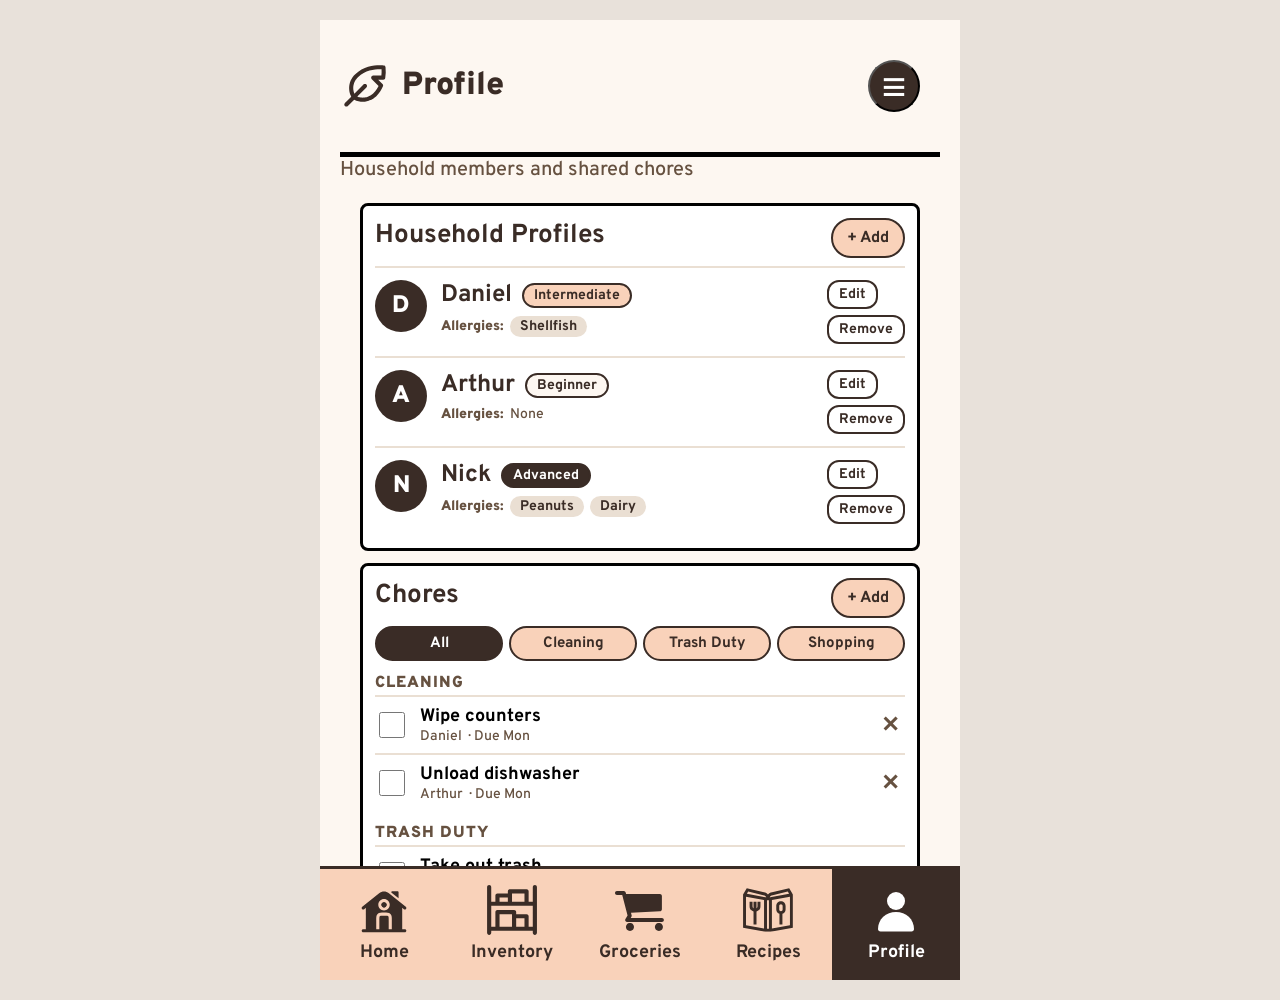
<file: Profile.html>
<!DOCTYPE html>
<html lang="en">

<head>
    <meta charset="utf-8">
    <meta name="viewport" content="width=device-width, initial-scale=1.0">
    <title>Profile - Kitchen Kompanion</title>
    <link rel="preconnect" href="https://fonts.googleapis.com">
    <link rel="preconnect" href="https://fonts.gstatic.com" crossorigin>
    <link rel="stylesheet" href="global.css">
    <link rel="stylesheet" href="Profile.css">
    <link
        href="https://fonts.googleapis.com/css2?family=Libertinus+Keyboard&family=Overpass:ital,wght@0,100..900;1,100..900&display=swap"
        rel="stylesheet">
</head>

<body>
    <div class="device">
        <div class="header">
            <div class="header_logo">
                <img class="header_logo" src="icons/leaves.svg" width="50" height="50">
                <h1>Profile</h1>
            </div>
            <button class="hamburger_menu">≡</button>
        </div>
        <p>Household members and shared chores</p>

        <div class="content profile_content">
            <!-- Profiles -->
            <div class="widget">
                <div class="widget_header">
                    <h2>Household Profiles</h2>
                    <button class="add_button" id="addProfileButton">+ Add</button>
                </div>
                <div id="profileList"></div>
            </div>

            <!-- Chores -->
            <div class="widget">
                <div class="widget_header">
                    <h2>Chores</h2>
                    <button class="add_button" id="addChoreButton">+ Add</button>
                </div>
                <div class="chore_filters">
                    <button class="chore_filter active" data-category="All">All</button>
                    <button class="chore_filter" data-category="Cleaning">Cleaning</button>
                    <button class="chore_filter" data-category="Trash Duty">Trash Duty</button>
                    <button class="chore_filter" data-category="Shopping">Shopping</button>
                </div>
                <div id="choreList"></div>
            </div>
        </div>

        <!-- Adding or editing a profile -->
        <dialog class="profile_dialog" id="profileDialog">
            <form id="profileForm">
                <h2 id="profileTitle">Add Profile</h2>

                <label class="form_label" for="profileName">Name</label>
                <input class="form_input" type="text" id="profileName" maxlength="30" placeholder="Enter your name" required>

                <span class="form_label">Cooking Skill</span>
                <div class="pill_options">
                    <label><input type="radio" name="skill" value="Beginner" checked><span>Beginner</span></label>
                    <label><input type="radio" name="skill" value="Intermediate"><span>Intermediate</span></label>
                    <label><input type="radio" name="skill" value="Advanced"><span>Advanced</span></label>
                </div>

                <span class="form_label">Allergies</span>
                <div class="pill_options">
                    <label><input type="checkbox" name="allergy" value="Peanuts"><span>Peanuts</span></label>
                    <label><input type="checkbox" name="allergy" value="Tree Nuts"><span>Tree Nuts</span></label>
                    <label><input type="checkbox" name="allergy" value="Dairy"><span>Dairy</span></label>
                    <label><input type="checkbox" name="allergy" value="Eggs"><span>Eggs</span></label>
                    <label><input type="checkbox" name="allergy" value="Gluten"><span>Gluten</span></label>
                    <label><input type="checkbox" name="allergy" value="Soy"><span>Soy</span></label>
                    <label><input type="checkbox" name="allergy" value="Fish"><span>Fish</span></label>
                    <label><input type="checkbox" name="allergy" value="Shellfish"><span>Shellfish</span></label>
                </div>
                <input class="form_input" type="text" id="profileOtherAllergies" placeholder="Other (comma separated)">

                <div class="form_buttons">
                    <button type="submit" class="widget_button">Save</button>
                    <button type="button" class="widget_button" id="profileCancel">Cancel</button>
                </div>
            </form>
        </dialog>

        <!-- Adding a chore -->
        <dialog class="profile_dialog" id="choreDialog">
            <form id="choreForm">
                <h2>Add Chore</h2>

                <label class="form_label" for="choreName">Chore</label>
                <input class="form_input" type="text" id="choreName" maxlength="40" placeholder="e.g. Mop kitchen floor" required>

                <label class="form_label" for="choreCategory">Category</label>
                <select class="form_input" id="choreCategory">
                    <option>Cleaning</option>
                    <option>Trash Duty</option>
                    <option>Shopping</option>
                </select>

                <label class="form_label" for="choreAssignee">Assigned To</label>
                <select class="form_input" id="choreAssignee"></select>

                <label class="form_label" for="choreDay">Due</label>
                <select class="form_input" id="choreDay">
                    <option>Sun</option>
                    <option>Mon</option>
                    <option>Tue</option>
                    <option>Wed</option>
                    <option>Thu</option>
                    <option>Fri</option>
                    <option>Sat</option>
                </select>

                <div class="form_buttons">
                    <button type="submit" class="widget_button">Save</button>
                    <button type="button" class="widget_button" id="choreCancel">Cancel</button>
                </div>
            </form>
        </dialog>

        <footer>
            <button class="tablink" onclick="window.location.href='Home.html'" id=" defaultOpen">
                <img class="tablink_icon" src="icons/home.svg" width="50" height="50">
                <p1>Home</p1>
            </button>
            <button class="tablink" onclick="window.location.href='Inventory.html'">
                <img class="tablink_icon" src="icons/inventory.svg" width="50" height="50">
                <p1>Inventory</p1>
            </button>
            <button class="tablink" onclick="window.location.href='Grocery_tab.html'">
                <img class="tablink_icon" src="icons/groceries.svg" width="50" height="50">
                <p1>Groceries</p1>
            </button>
            <button class="tablink" onclick="window.location.href='Recipes.html'">
                <img class="tablink_icon" src="icons/recipes.svg" width="50" height="50">
                <p1>Recipes</p1>
            </button>
            <button class="tablink active" onclick="window.location.href='Profile.html'">
                <img class="tablink_icon" src="icons/profile.svg" width="50" height="50">
                <p1>Profile</p1>
            </button>
        </footer>
    </div>

    <script>
        // Sample data, used the first time the page is opened. After that, profiles and
        // chores are saved in localStorage so they stick around between visits.
        const defaultProfiles = [
            { name: "Daniel", skill: "Intermediate", allergies: ["Shellfish"] },
            { name: "Arthur", skill: "Beginner", allergies: [] },
            { name: "Nick", skill: "Advanced", allergies: ["Peanuts", "Dairy"] }
        ];

        const defaultChores = [
            { name: "Wipe counters", category: "Cleaning", assignee: "Daniel", day: "Mon", done: false },
            { name: "Unload dishwasher", category: "Cleaning", assignee: "Arthur", day: "Mon", done: false },
            { name: "Take out trash", category: "Trash Duty", assignee: "Nick", day: "Tue", done: false },
            { name: "Take out recycling", category: "Trash Duty", assignee: "Arthur", day: "Thu", done: false },
            { name: "Costco run", category: "Shopping", assignee: "Daniel", day: "Sat", done: false }
        ];

        const CHORE_CATEGORIES = ["Cleaning", "Trash Duty", "Shopping"];

        const profiles = JSON.parse(localStorage.getItem("profiles")) ?? defaultProfiles;
        const chores = JSON.parse(localStorage.getItem("chores")) ?? defaultChores;

        let selectedCategory = "All";
        let editingProfile = null; // null when adding a new profile

        const profileList = document.getElementById("profileList");
        const choreList = document.getElementById("choreList");
        const profileDialog = document.getElementById("profileDialog");
        const profileForm = document.getElementById("profileForm");
        const choreDialog = document.getElementById("choreDialog");
        const choreForm = document.getElementById("choreForm");

        function saveData() {
            localStorage.setItem("profiles", JSON.stringify(profiles));
            localStorage.setItem("chores", JSON.stringify(chores));
        }

        function makeElement(tag, className, text) {
            const element = document.createElement(tag);
            if (className) element.className = className;
            if (text) element.textContent = text;
            return element;
        }

        // Profiles
        function makeProfileCard(profile) {
            const card = makeElement("div", "profile_card");
            card.appendChild(makeElement("div", "avatar", profile.name.charAt(0).toUpperCase()));

            const info = makeElement("div", "profile_info");
            const nameRow = makeElement("div", "profile_name_row");
            nameRow.appendChild(makeElement("span", "task_title", profile.name));
            nameRow.appendChild(makeElement("span", "skill_badge " + profile.skill, profile.skill));
            info.appendChild(nameRow);

            const allergyRow = makeElement("div", "chips");
            allergyRow.appendChild(makeElement("span", "chips_label", "Allergies:"));
            if (profile.allergies.length === 0) {
                allergyRow.appendChild(makeElement("span", "chip none", "None"));
            }
            for (const allergy of profile.allergies) {
                allergyRow.appendChild(makeElement("span", "chip", allergy));
            }
            info.appendChild(allergyRow);
            card.appendChild(info);

            const actions = makeElement("div", "card_actions");
            const editButton = makeElement("button", "small_button", "Edit");
            editButton.addEventListener("click", () => openProfileDialog(profile));
            const removeButton = makeElement("button", "small_button", "Remove");
            removeButton.addEventListener("click", () => removeProfile(profile));
            actions.appendChild(editButton);
            actions.appendChild(removeButton);
            card.appendChild(actions);

            return card;
        }

        function renderProfiles() {
            profileList.innerHTML = "";
            if (profiles.length === 0) {
                profileList.appendChild(makeElement("p", "empty_note", "No profiles yet. Tap \"+ Add\" to create yours."));
                return;
            }
            for (const profile of profiles) {
                profileList.appendChild(makeProfileCard(profile));
            }
        }

        function removeProfile(profile) {
            if (!confirm("Remove " + profile.name + "'s profile?")) return;
            profiles.splice(profiles.indexOf(profile), 1);
            // Their chores stay on the list but no longer belong to anyone
            for (const chore of chores) {
                if (chore.assignee === profile.name) chore.assignee = "Unassigned";
            }
            saveData();
            renderProfiles();
            renderChores();
        }

        // Profile dialog
        function openProfileDialog(profile) {
            editingProfile = profile;
            profileForm.reset();
            document.getElementById("profileTitle").textContent = profile ? "Edit Profile" : "Add Profile";

            if (profile) {
                document.getElementById("profileName").value = profile.name;
                profileForm.querySelector("input[name='skill'][value='" + profile.skill + "']").checked = true;

                const allergyBoxes = [...profileForm.querySelectorAll("input[name='allergy']")];
                const otherAllergies = [];
                for (const allergy of profile.allergies) {
                    const checkbox = allergyBoxes.find(b => b.value === allergy);
                    if (checkbox) {
                        checkbox.checked = true;
                    } else {
                        otherAllergies.push(allergy);
                    }
                }
                document.getElementById("profileOtherAllergies").value = otherAllergies.join(", ");
            }
            profileDialog.showModal();
        }

        document.getElementById("addProfileButton").addEventListener("click", () => openProfileDialog(null));
        document.getElementById("profileCancel").addEventListener("click", () => profileDialog.close());

        profileForm.addEventListener("submit", function (event) {
            event.preventDefault();
            const name = document.getElementById("profileName").value.trim();
            if (!name) return;

            const allergies = [];
            profileForm.querySelectorAll("input[name='allergy']:checked").forEach(b => allergies.push(b.value));
            for (const other of document.getElementById("profileOtherAllergies").value.split(",")) {
                if (other.trim() && !allergies.includes(other.trim())) allergies.push(other.trim());
            }

            const profile = {
                name: name,
                skill: profileForm.querySelector("input[name='skill']:checked").value,
                allergies: allergies
            };

            if (editingProfile) {
                // Keep chore assignments in sync if the name changed
                for (const chore of chores) {
                    if (chore.assignee === editingProfile.name) chore.assignee = name;
                }
                Object.assign(editingProfile, profile);
            } else {
                profiles.push(profile);
            }

            saveData();
            profileDialog.close();
            renderProfiles();
            renderChores();
        });

        // Chores
        function makeChoreRow(chore) {
            const row = makeElement("label", "chore");

            const checkbox = makeElement("input");
            checkbox.type = "checkbox";
            checkbox.checked = chore.done;
            checkbox.addEventListener("change", function () {
                chore.done = checkbox.checked;
                saveData();
            });
            row.appendChild(checkbox);

            const text = makeElement("span", "chore_text", chore.name);
            text.appendChild(makeElement("span", "chore_meta", chore.assignee + "  ·  Due " + chore.day));
            row.appendChild(text);

            const removeButton = makeElement("button", "remove_chore", "✕");
            removeButton.setAttribute("aria-label", "Remove " + chore.name);
            removeButton.addEventListener("click", function (event) {
                event.preventDefault(); // don't also tick the checkbox
                chores.splice(chores.indexOf(chore), 1);
                saveData();
                renderChores();
            });
            row.appendChild(removeButton);

            return row;
        }

        function renderChores() {
            choreList.innerHTML = "";
            const categories = selectedCategory === "All" ? CHORE_CATEGORIES : [selectedCategory];
            for (const category of categories) {
                choreList.appendChild(makeElement("div", "chore_group_title", category));
                const categoryChores = chores.filter(chore => chore.category === category);
                if (categoryChores.length === 0) {
                    choreList.appendChild(makeElement("p", "empty_note", "No " + category.toLowerCase() + " chores."));
                }
                for (const chore of categoryChores) {
                    choreList.appendChild(makeChoreRow(chore));
                }
            }
        }

        // Category pills: show every category, or just one
        document.querySelectorAll(".chore_filter").forEach(function (pill) {
            pill.addEventListener("click", function () {
                selectedCategory = pill.dataset.category;
                document.querySelectorAll(".chore_filter").forEach(p =>
                    p.classList.toggle("active", p === pill));
                renderChores();
            });
        });

        // Chore dialog
        function openChoreDialog() {
            choreForm.reset();
            if (selectedCategory !== "All") {
                document.getElementById("choreCategory").value = selectedCategory;
            }
            const assigneeSelect = document.getElementById("choreAssignee");
            assigneeSelect.innerHTML = "";
            for (const profile of profiles) {
                assigneeSelect.appendChild(makeElement("option", null, profile.name));
            }
            assigneeSelect.appendChild(makeElement("option", null, "Unassigned"));
            choreDialog.showModal();
        }

        document.getElementById("addChoreButton").addEventListener("click", openChoreDialog);
        document.getElementById("choreCancel").addEventListener("click", () => choreDialog.close());

        choreForm.addEventListener("submit", function (event) {
            event.preventDefault();
            const name = document.getElementById("choreName").value.trim();
            if (!name) return;
            chores.push({
                name: name,
                category: document.getElementById("choreCategory").value,
                assignee: document.getElementById("choreAssignee").value,
                day: document.getElementById("choreDay").value,
                done: false
            });
            saveData();
            choreDialog.close();
            renderChores();
        });

        renderProfiles();
        renderChores();
    </script>
</body>
</html>
</file>
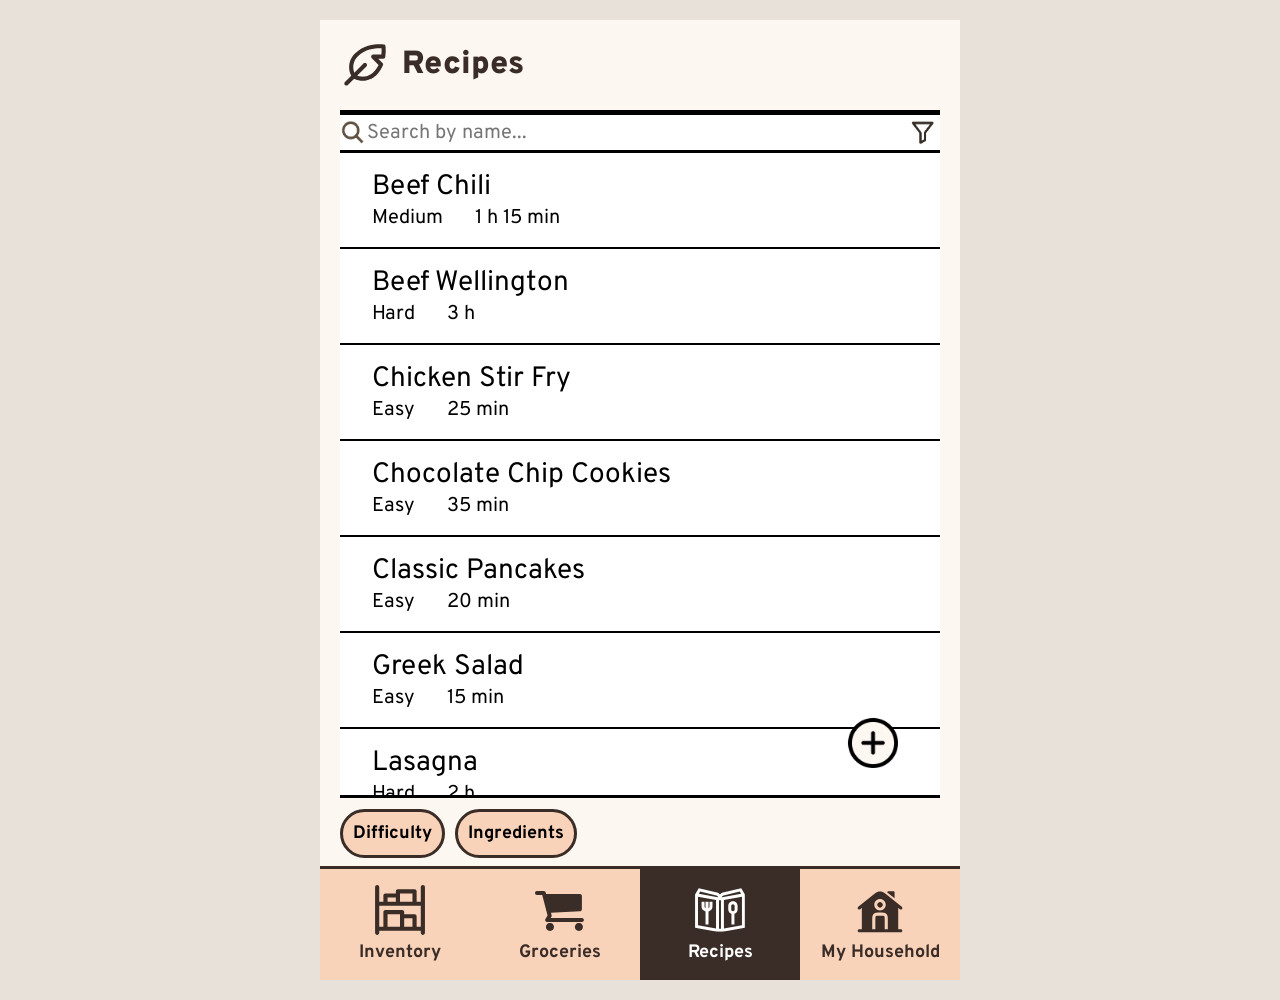
<file: Recipes.html>
<!doctype html>
<html lang="en">

<head>
  <meta charset="utf-8" />
  <meta name="viewport" content="width=device-width, initial-scale=1.0" />
  <title>Kitchen Kompanion</title>
  <link rel="preconnect" href="https://fonts.googleapis.com" />
  <link rel="preconnect" href="https://fonts.gstatic.com" crossorigin />
  <link rel="stylesheet" href="global.css" />
  <link rel="stylesheet" href="Recipes.css" />
  <script src="Recipes.js" defer></script>
  <link
    href="https://fonts.googleapis.com/css2?family=Libertinus+Keyboard&family=Overpass:ital,wght@0,100..900;1,100..900&display=swap"
    rel="stylesheet" />
</head>

<body>
  <div class="device">
    <!-- HEADER -->
    <div class="header">
      <div class="header_logo">
        <img class="logo" src="icons/leaves.svg" />
        <h1>Recipes</h1>
      </div>
    </div>
      <div class="search-bar">
        <img class="search-icon" src="icons/search.png" width="25" height="25" />
        <input type="text" id="search-input" placeholder="Search by name...">
        <img id="filter-icon" src="icons/filter.png" width="25" height="25" onclick="toggleFilter()" />
      </div>
    <!-- HEADER -->

    <div id="add-form">
      <h1>Add Recipe</h1>

      <!-- general -->
      <fieldset class="fieldset">
        <legend>General</legend>
        <label for="recipe-name">Recipe Name</label>
        <input type="text" id="recipe-name" />
        <label for="difficulty">Difficulty</label>
        <select name="difficulty" id="difficulty">
          <option value="Easy">Easy</option>
          <option value="Medium">Medium</option>
          <option value="Hard">Hard</option>
        </select>
        <label for="duration">Duration</label>
        <input type="text" id="duration" />
      </fieldset>

      <!-- ingredients -->

      <fieldset class="fieldset">
        <legend>Ingredients</legend>

        <div id="ingredients">
          <div id="ingredients-list"></div>

          <!-- bottom unit, will always be here -->
          <div id="add-ingredient">
            <img id="add-ingredient-button" src="icons/add.png" width="25" height="25" onclick="addIngredient()" />
            <input type="text" id="add-ingredient-text" placeholder="Ingredients here..." maxlength="50" />
          </div>
        </div>
      </fieldset>

      <!-- instructions -->
      <fieldset class="fieldset">
        <legend>Instructions</legend>

        <div id="instructions">
          <div id="instructions-list"></div>

          <!-- bottom instruction unit, will always be here -->
          <div id="add-instruction">
            <img id="add-instruction-button" src="icons/add.png" width="25" height="25" onclick="addInstruction()" />
            <input type="text" id="add-instruction-text" placeholder="Instruction here..." maxlength="100" />
          </div>
        </div>
      </fieldset>
      <div class="buttons">
        <submit class="button" id="submit-recipe" onclick="addRecipe()">Add Recipe</submit>
        <div class="button" id="close-recipe" onclick="closeRecipeForm()">Close</div>
      </div>

    </div>

    <div id="view-filters">
      <h1>Sort By</h1>
      <div class="buttons sort-buttons">
        <div class="button active" id="sort-az" onclick="toggleSort('az')">
          A-Z
        </div>
        <div class="button" id="sort-za" onclick="toggleSort('za')">
          Z-A
        </div>
        <!--<div class="button" id="sort-time-shortest" onclick="toggleSort('shortest')">
            Shortest-Longest
          </div>
          <div class="button" id="sort-time-longest" onclick="toggleSort('longest')">
            Longest-Shortest
          </div>-->
      </div>

    </div>

    <div class="filter-attribute" id="filter-difficulty">
      <h1>Difficulty</h1>
      <div class="buttons">
        <div class="button" id="easy-pill" onClick="toggleDifficulty('easy')">Easy</div>
        <div class="button" id="medium-pill" onClick="toggleDifficulty('medium')">Medium</div>
        <div class="button" id="hard-pill" onClick="toggleDifficulty('hard')">Hard</div>
      </div>
      <div class="button" onClick="togglePill('difficulty', 'close')">Close</div>
    </div>

    <div class="filter-attribute" id="filter-ingredients">
      <h1>Ingredients</h1>
      <div id="filter-ingredient-list" style="display: flex; flex-direction: column">

      </div>
      <div id="add-ingredient">
        <img id="add-ingredient-button" src="icons/add.png" width="25" height="25" onclick="addIngredientToFilter()" />
        <input type="text" id="filter-ingredient-text" placeholder="Ingredient name..." maxlength="50" />
      </div>
      <div class="button" onClick="togglePill('ingredients', 'close')">Close</div>
    </div>

    <div id="view-recipe">
      <div id="title">
        <h1>Lorum Ipsum</h1>
      </div>
      <div id="diff-dur">
        <div id="difficulty-view">
          Easy
        </div>
        <div id="duration-view">
          2 hr
        </div>
      </div>
      <h2>Ingredients</h2>
      <div id="view-ingredients">
        <div class="ingredient" id="ingredient1">
          <div class="ingredient-dash">- </div>
          <div class="ingredient-text">
            <!-- Eggslet recipe = [difficulty, duration, ingredientsTable, instructionsTable] -->
          </div>

        </div>

      </div>
      <h2>Instructions</h2>

      <div id="view-instructions">

        <div class="instruction">
          <div class="instruction-number">1.</div>
          <div class="instruction-text">
            Add eggs into a bowl and beat.
          </div>
        </div>
      </div>

      <div class="buttons" id="view-buttons">
        <div class="button" id="delete-recipe" onclick="deleteRecipe()">Delete Recipe</div>
        <div class="button" id="close-recipe" onclick="closeRecipeView()">Close</div>
      </div>

    </div>

    <div id="recipe-scroll">

      <!-- add recipe form -->
      <!-- recipe unit -->

    </div>

    <div id="pills-div">
      <div class="pill" id="difficulty-pill" onclick="togglePill('difficulty', 'open')">
        Difficulty
      </div>
      <div class="pill" id="ingredients-pill" onclick="togglePill('ingredients', 'open')">
        Ingredients
      </div>
    </div>

    <img id="add-button" src="icons/add.png" width="50" height="50" onclick="openRecipeForm()" />
    <footer>
      <button class="tablink" onclick="window.location.href='index.html'">
        <img class="tablink_icon" src="icons/inventory.svg" width="50" height="50">
        <p1>Inventory</p1>
      </button>
      <button class="tablink" onclick="window.location.href='Grocery_tab.html'">
        <img class="tablink_icon" src="icons/groceries.svg" width="50" height="50">
        <p1>Groceries</p1>
      </button>
      <button class="tablink active" onclick="window.location.href='Recipes.html'">
        <img class="tablink_icon" src="icons/recipes.svg" width="50" height="50">
        <p1>Recipes</p1>
      </button>
      <button class="tablink" onclick="window.location.href='MyHousehold.html'" id=" defaultOpen">
        <img class="tablink_icon" src="icons/home.svg" width="50" height="50">
        <p1>My Household</p1>
      </button>
    </footer>
</body>

</html>
</file>
<file: global.css>
/* Global Styles */
@font-face {
    font-family: Overpass;
    src: url("fonts/Overpass.woff2") format("woff2");
    font-weight: 100 900;
}

.device {
    margin: 20px auto;
    padding: 0;
    width: 640px;
    height: 960px;
    overflow: hidden;
    background-color: #FDF7F1;
    position: relative;
    text-align: left;
    padding: 0 20px 115px;
    box-sizing: border-box;
}

.content {
    overflow-y: auto;
    padding: 20px;
    box-sizing: border-box;
}

body {
  margin: 0;
  height: 100%;
  background: #e8e1da;
  overflow: auto;
  font-family: Overpass, sans-serif;
}

h1 {
    color: #3A2C26;
    font-family: Overpass;
    font-weight: 900;
    font-size: 32px;
    margin: 0;
}

h2 {
    color: #3A2C26;
    font-family: Overpass;
    font-weight: 700;
    font-size: 26px;
    margin: 0;
}

p {
    color: #665140;
    font-family: Overpass;
    font-weight: 500;
    font-size: 20px;
    margin: 0;
}

/* Header */
.header {
    display: flex;
    align-items: center;
    gap: 12px;
    justify-content: space-between;
    padding: 20px 0;
    border-bottom: 5px solid black;
}

.header_text {
    display: flex;
    align-items: center;
    gap: 30px;
    justify-content: space-between;
    padding-right: 50px;
}

.header_logo {
    display: flex;
    align-items: center;
    gap: 12px;
    justify-content: space-between;
}

.hamburger_menu {
    width: 52px;
    height: 52px;
    border-radius: 50%;
    font-family: Overpass, sans-serif;
    font-size: 42px;
    font-weight: 500;
    background-color: #3A2C26;
    color: #FFFFFF;
    cursor: pointer;
    margin: 20px;
}

.hamburger_menu:hover {
    background-color: #FFFFFF;
    color: #3A2C26;
}

/* Widgets */
.widget {
    border: 3px solid black;
    border-radius: 8px;
    padding: 12px;
    background-color: #FFFFFF;
    margin-bottom: 12px;
}

.widget_header {
    display: flex;
    justify-content: space-between;
    align-items: baseline;
}

.widget_button {
    color: #3A2C26;
    background-color: #F9D2BA;
    border: 2px solid #3A2C26;
    border-radius: 12px;
    font-family: Overpass, sans-serif;
    font-size: 16px;
    font-weight: 700;
    padding: 8px 14px;
    cursor: pointer;
}

.widget_button:hover {
    background-color: #3A2C26;
    color: #FFFFFF;
}

.add_button {
    border: 2px solid #3A2C26;
    border-radius: 20px;
    background-color: #F9D2BA;
    color: #3A2C26;
    font-family: Overpass, sans-serif;
    font-size: 16px;
    font-weight: 700;
    padding: 8px 14px;
    cursor: pointer;
}

.add_button:hover {
    background-color: #3A2C26;
    color: #FFFFFF;
}

.widget_row {
    display: flex;
    gap: 12px;
}

.widget_row .widget {
    flex: 1;
}

select {
    width: fit-content;
}

fieldset {
    width: fit-content;
}

button {
    width: fit-content;
    align-content: center;
}

/* Week */
.week {
    display: grid;
    grid-template-columns: repeat(7, 1fr);
    gap: 6px;
}

.day {
    border: 2px solid #3A2C26;
    border-radius: 8px;
    text-align: center;
    padding: 6px 0;
    color: #3A2C26;
}

.day.today {
    background-color: #3A2C26;
    color: #FFFFFF;
}

.day_name { 
    font-size: 14px; 
    font-weight: 700; 
}
.day_num  { 
    font-size: 20px; 
    font-weight: 900; 
}
.day_tasks { 
    font-size: 14px; 
    font-weight: 700; 
    color: #665140; 
}

.day.today .day_tasks { 
    color: #F9D2BA; 
}

/* Schedule for Today*/
.scheduled_task {
    display: flex;
    gap: 12px;
    align-items: center;
    border-top: 2px solid #EADFD3;
    padding: 10px 0;
}

.task_time {
    width: 90px;
    color: #3A2C26;
    font-weight: 900;
    font-size: 18px;
}

.task_title {
    color: #3A2C26;
    font-weight: 700;
    font-size: 24px;
}

.task {
    color: #665140;
    font-weight: 900;
    font-size: 16px;
}

/* Expiring Soon */
.expiring_soon {
    list-style: none;
    margin: 0;
    padding: 0;
}

.expiring_soon li {
    border-top: 2px solid #EADFD3;
    padding: 8px 0;
}

/* My Chores*/
.chore {
    display: flex;
    gap: 12px;
    align-items: center;
    border-top: 2px solid #EADFD3;
    padding: 8px 0;
    font-size: 18px;
    font-weight: 700;
    cursor: pointer;
}

.chore input {
    width: 26px;
    height: 26px;
    accent-color: #3A2C26;
    cursor: pointer;
}

.chore input:checked + span {
    text-decoration: line-through;
    color: #665140;
}

/* Footer/Tab Bars*/
footer {
    position: absolute;
    display: flex;
    margin: 0;
    bottom: 0;
    left: 0;
    right: 0;
    padding: 0;
    width: auto;
    background-color: #fcf7f2;
}

.tablink {
    flex: 1;
    background-color: #F9D2BA;
    font-family: Overpass, sans-serif;
    color: #3A2C26;
    border: none;
    border-top: 3px solid #3A2C26;
    cursor: pointer;
    display: flex;
    flex-direction: column;
    align-items: center;
    text-align: center;
    font-size: 18px;
    font-weight: 700;
    gap: 6px;
    padding: 1rem 0;
}

.tablink:hover,
.tablink.active {
    background-color: #3A2C26;
    color:#FFFFFF
}

.tablink:hover .tablink_icon,
.tablink.active .tablink_icon {
    filter: brightness(0) invert(1);
}

.tabcontent {
    color: white;
    display: none;
    padding: 50px;
    text-align: center;
    position: fixed;
    bottom: 0;
}

.Keyboard {
    display: none;
    width: 100%;
}

form:has(input[type="text"]:focus) .Keyboard {
    display: block;
}

dialog .Keyboard {
    width: calc(100% + 48px);
    max-width: none;
    margin: 8px -24px -20px;
}
</file>
<file: inventory.css>
.InventoryScreen {
    height: 100%;
    padding: 20px 0 16px;
    box-sizing: border-box;
    display: flex;
    flex-direction: column;
}

.InventoryPanel {
    position: relative;
    flex: 1;
    min-height: 0;
    display: flex;
    flex-direction: column;
    border-style: solid;
    border-color: black;
    border-width: 3px;
    border-radius: 10px;
    background-color: white;
    overflow: hidden;
}

/* Title bar: "Inventory" + hamburger menu */
.InventoryTitleBar {
    display: flex;
    justify-content: space-between;
    align-items: center;
    padding: 0 12px;
    border-bottom: 3px solid black;
    background-color: #FDF7F1;
}

.InventoryTitleBar h1 {
    margin: 10px 0;
}

.IconButton {
    background: none;
    border: none;
    padding: 6px;
    cursor: pointer;
    color: #3A2C26;
    font-size: 32px;
    line-height: 1;
    display: flex;
    align-items: center;
    border-radius: 8px;
}

.IconButton:hover,
.IconButton.active {
    background-color: #F9D2BA;
}

/* Search bar + sort/filter button */
.SearchBar {
    display: flex;
    align-items: center;
    gap: 8px;
    padding: 6px 12px;
    border-bottom: 3px solid black;
    color: #665140;
}

.SearchBar input {
    flex: 1;
    border: none;
    outline: none;
    font-family: Overpass;
    font-size: 20px;
    color: #3A2C26;
    background: none;
}

.SearchBar .IconButton {
    border-left: 2px dashed #665140;
    border-radius: 0;
    padding-left: 12px;
}

/* Dropdown menus (sort + hamburger) */
.Popover {
    position: absolute;
    right: 12px;
    z-index: 10;
    min-width: 13rem;
    background-color: #FDF7F1;
    border: 3px solid black;
    border-radius: 10px;
    overflow: hidden;
    display: flex;
    flex-direction: column;
}

.Popover[hidden] {
    display: none;
}

.Popover button {
    width: auto;
    text-align: left;
    background: none;
    border: none;
    border-bottom: 2px solid #3A2C26;
    padding: 10px 14px;
    font-family: Overpass;
    font-size: 18px;
    color: #3A2C26;
    cursor: pointer;
}

.Popover button:last-child {
    border-bottom: none;
}

.Popover button:hover {
    background-color: #F9D2BA;
}

.Popover button.active {
    font-weight: bold;
    background-color: #F9D2BA;
}

.PopoverLabel {
    margin: 0;
    padding: 8px 14px 4px 14px;
    font-size: 14px;
    text-transform: uppercase;
    letter-spacing: 1px;
}

#menuPopover {
    top: 62px;
}

#sortPopover {
    top: 112px;
}

/* Banner shown while removing items */
.RemoveBanner {
    display: flex;
    justify-content: space-between;
    align-items: center;
    padding: 6px 12px;
    background-color: #3A2C26;
}

.RemoveBanner[hidden] {
    display: none;
}

.RemoveBanner p {
    margin: 0;
    color: #FDF7F1;
}

/* Scrollable item list */
.InventoryList {
    flex: 1;
    min-height: 0;
    overflow-y: auto;
    list-style: none;
    margin: 0;
    padding: 0;
}

.InventoryRow {
    display: flex;
    justify-content: space-between;
    align-items: center;
    padding: 10px 16px 8px 32px;
    border-bottom: 2px solid #3A2C26;
    cursor: pointer;
}

.InventoryRow:hover,
.InventoryRow:focus {
    background-color: #FDF7F1;
    outline: none;
}

.InventoryRow h2 {
    margin: 0;
    font-size: 26px;
    font-weight: normal;
}

.RowSub {
    margin: 2px 0 0 0;
    font-size: 15px;
    display: flex;
    gap: 14px;
}

.RowOwner {
    color: #C0392B;
}

.RowRemove {
    background-color: #3A2C26;
    color: #FDF7F1;
    border: none;
    border-radius: 50%;
    width: 36px;
    height: 36px;
    font-size: 18px;
    cursor: pointer;
}

.EmptyMessage {
    text-align: center;
    padding: 20px;
}

/* Location tabs along the bottom */
.LocationPills {
    display: flex;
    justify-content: space-between;
    gap: 6px;
    padding: 10px;
    border-top: 3px solid black;
    background-color: #FDF7F1;
}

.LocationPill {
    flex: 1;
    border: 3px solid #3A2C26;
    border-radius: 999px;
    background-color: #F9D2BA;
    color: #3A2C26;
    font-family: Overpass;
    font-size: 18px;
    font-weight: bold;
    padding: 8px 4px;
    cursor: pointer;
}

.LocationPill.active {
    background-color: #3A2C26;
    color: #FDF7F1;
}

/* Buttons used in the banner and dialogs */
.PrimaryButton,
.SecondaryButton,
.DangerButton {
    font-family: Overpass;
    font-size: 18px;
    font-weight: bold;
    border: 3px solid black;
    border-radius: 10px;
    padding: 6px 14px;
    cursor: pointer;
}

.PrimaryButton {
    background-color: #F9D2BA;
    color: #3A2C26;
}

.SecondaryButton {
    background-color: white;
    color: #3A2C26;
}

.DangerButton {
    background-color: #3A2C26;
    color: #FDF7F1;
}

/* Details and add dialogs */
dialog {
    width: 26rem;
    border: 3px solid black;
    border-radius: 10px;
    background-color: #FDF7F1;
}

dialog h1 {
    margin-top: 0;
}

dialog fieldset {
    border: none;
    padding: 0;
    margin: 0;
    width: 100%;
}

dialog fieldset[hidden] {
    display: none;
}

dialog label {
    display: block;
    color: #3A2C26;
    font-family: Overpass;
    font-size: 18px;
    margin-top: 10px;
}

dialog input[type="text"],
dialog input[type="number"],
dialog input[type="date"],
dialog select,
dialog textarea {
    display: block;
    width: 100%;
    box-sizing: border-box;
    font-family: Overpass;
    font-size: 16px;
    padding: 6px;
    margin-top: 4px;
}

#detailsBody p {
    margin: 6px 0;
}

.DialogButtons {
    display: flex;
    justify-content: flex-end;
    gap: 10px;
    margin-top: 16px;
}

/* Footer has 4 tabs (Profile is hidden), so each takes a quarter of the bar */
.tablink {
    width: 25%;
}
</file>
<file: Grocery.css>
h1 {
    color: #3A2C26;
    font-family: Overpass;
    margin: 0;
    padding: 0;
}

h2 {
    color: #3A2C26;
    font-family: Overpass;
}

p {
    color: #665140;
    font-family: Overpass;

}

select {
    width: fit-content;
}

fieldset {
    width: fit-content;
}

button {
    width: fit-content;
}

footer {
    margin: auto;
    width: 640px;
    overflow: hidden;
    background-color: #fcf7f2;
    position: relative;
}

.tablink {
    background-color: #F9D2BA;
    color: black;
    float: left;
    border: none;
    outline: none;
    cursor: pointer;
    display: flex;
    flex-direction: column;
    align-items: center;
    font-size: 17px;
    width: 25%;
    text-align: center;
    gap: 6px;
    padding-top: 1rem;
    padding-bottom: 1rem;
}

button {
    align-content: center;
}

.header {
    display: flex;
    align-items: center;
    gap: 12px;
    justify-content: space-between;

}

.header_text {
    display: flex;
    align-items: center;
    gap: 30px;
    justify-content: space-between;
    padding-right: 50px;

}

.header_logo {
    display: flex;
    align-items: center;
    gap: 12px;
    justify-content: space-between;

}

/* Change background color of buttons on hover */
.tablink:hover {
    background-color: #3A2C26;
}

/* Set default styles for tab content */
.tabcontent {
    color: white;
    display: none;
    padding: 50px;
    text-align: center;
    position: fixed;
    bottom: 0;
}

.FridgeFreezer {
    border-style: solid;
    border-color: black;
    border-width: 3px;
    align-content: center;
    display: flex;
    flex-direction: column;
    justify-content: center;
    width: 20rem;
    padding: 5px;
    border-radius: 10px;
}

.FridgeFreezerBoxes {
    align-content: center;
    display: flex;
    height: 9rem;
    box-sizing: border-box;
}

.Fridge {
    border-style: solid;
    border-color: black;
    border-width: 3px;
    flex: 1;
    text-align: center;
}

.Freezer {
    border-style: solid;
    border-color: black;
    border-width: 3px;
    flex: 1;
    text-align: center;
}

.Expiring {
    border-style: solid;
    border-color: black;
    border-width: 3px;
    align-content: center;
    display: flex;
    flex-direction: column;
    justify-content: center;
    width: 15rem;
    padding: 5px;
    border-radius: 10px;

}

.ExpiringFood {
    align-content: center;
    display: flex;
    border-style: solid;
    border-color: black;
    border-width: 3px;
    height: 9rem;
    box-sizing: border-box;
}

.ExpiringFood h2 {
    margin: 5px;
}

.FirstRowWidgets {
    display: flex;
    justify-content: center;
    gap: 1rem;
}

.SecondRowWidgets {
    justify-content: center;
    padding-left: 1rem;
    padding-right: 1rem;
    padding-top: .5rem;
}


.RecentlyAdded {
    border-style: solid;
    border-color: black;
    border-width: 3px;
    align-content: center;
    display: flex;
    flex-direction: column;
    justify-content: center;
    padding: 5px;
    border-radius: 10px;
}

.RecentlyAddedItems {
    align-content: center;
    display: flex;
    height: 9rem;
    box-sizing: border-box;
    gap: 5px;
}

.Milk {
    border-style: solid;
    border-color: black;
    border-width: 3px;
    width: 10rem;
    text-align: center;
}

.Eggs {
    border-style: solid;
    border-color: black;
    border-width: 3px;
    width: 10rem;
    text-align: center;
}

#add_button {
    position: absolute;
    bottom: 6rem;
    right: 0;
    padding: 2rem;
}

    #grocery_list_form {
        display: none;
        border-style: solid;
        border-color: black;
        border-width: 3px;
        flex: 1;
        text-align: center;
        width: fit-content;
        position: absolute;
        top: 50%;
        left: 50%;
        transform: translate(-50%, -50%);
        color: #3A2C26;
        background-color: #F9D2BA;
        border: 2px solid #3A2C26;
        border-radius: 12px;
        font-family: Overpass, sans-serif;
        font-size: 16px;
        font-weight: 700;
        padding: 8px 14px;
    }

    .list_item_form {
        display: none;
        border-style: solid;
        border-color: black;
        border-width: 3px;
        flex: 1;
        text-align: center;
        width: fit-content;
        position: absolute;
        top: 50%;
        left: 50%;
        transform: translate(-50%, -50%);
        color: #3A2C26;
        background-color: #F9D2BA;
        border: 2px solid #3A2C26;
        border-radius: 12px;
        font-family: Overpass, sans-serif;
        font-size: 16px;
        font-weight: 700;
        padding: 8px 14px;
    }

#add_item_button {
    display: none;

    }

    .grocery_list{
    border: 3px solid black;
    border-radius: 8px;
    padding: 12px;
    background-color: #FFFFFF;
    margin-bottom: 12px;
    }

    .grocery_item {
    display: flex;
    align-items: center;
    justify-content: space-between;
    gap: 10px;
    }

    .grocery_item h3 {
    margin: 0;
    }

    .grocery_item img {
    cursor: pointer;
    flex-shrink: 0;
    }

    #keyboard {
    display: none;
    position: absolute;
    bottom: 0;
    left: 0;
    width: 100%;
    }

    .device .header {
    border-bottom: none;
    }


    /* #addItemForm{
    color: #3A2C26;
    background-color: #F9D2BA;
    border: 2px solid #3A2C26;
    border-radius: 12px;
    font-family: Overpass, sans-serif;
    font-size: 16px;
    font-weight: 700;
    padding: 8px 14px;
    } */
</file>
<file: MyHousehold.css>
.profile_content {
    height: 740px;
    padding-bottom: 40px;
}

.widget_header {
    margin-bottom: 8px;
}

.empty_note {
    border-top: 2px solid #EADFD3;
    padding: 10px 0;
    font-size: 16px;
}

/* Household Member cards */
.profile_card {
    display: flex;
    gap: 14px;
    align-items: flex-start;
    border-top: 2px solid #EADFD3;
    padding: 12px 0;
}

.profile_info {
    flex: 1;
    display: flex;
    flex-direction: column;
    gap: 6px;
}

.profile_name_row {
    display: flex;
    align-items: center;
    gap: 10px;
}

.skill_badge {
    border: 2px solid #3A2C26;
    border-radius: 999px;
    padding: 2px 10px;
    font-size: 14px;
    font-weight: 700;
    color: #3A2C26;
}

.chips {
    display: flex;
    flex-wrap: wrap;
    gap: 6px;
    align-items: center;
}

.chips_label {
    font-size: 14px;
    font-weight: 900;
    color: #665140;
}

.chip {
    background-color: #EADFD3;
    border-radius: 999px;
    padding: 2px 10px;
    font-size: 14px;
    font-weight: 700;
    color: #3A2C26;
}

.chip.none {
    background: none;
    padding: 0;
    color: #665140;
    font-weight: 500;
}

.card_actions {
    display: flex;
    flex-direction: column;
    gap: 6px;
}

.small_button {
    border: 2px solid #3A2C26;
    border-radius: 12px;
    background-color: #FFFFFF;
    color: #3A2C26;
    font-family: Overpass, sans-serif;
    font-size: 14px;
    font-weight: 700;
    padding: 4px 10px;
    cursor: pointer;
}

.small_button:hover {
    background-color: #3A2C26;
    color: #FFFFFF;
}

/* Chores */
.chore_filters {
    display: flex;
    gap: 6px;
    margin-bottom: 10px;
}

.chore_filter {
    flex: 1;
    border: 2px solid #3A2C26;
    border-radius: 999px;
    background-color: #F9D2BA;
    color: #3A2C26;
    font-family: Overpass, sans-serif;
    font-size: 15px;
    font-weight: 700;
    padding: 6px 4px;
    cursor: pointer;
    width: auto;
}

.chore_filter.active {
    background-color: #3A2C26;
    color: #FFFFFF;
}

.chore_group_title {
    font-size: 16px;
    font-weight: 900;
    color: #665140;
    text-transform: uppercase;
    letter-spacing: 1px;
    margin: 12px 0 2px;
}

.chore .chore_text {
    flex: 1;
    display: flex;
    flex-direction: column;
}

.chore_meta {
    font-size: 14px;
    font-weight: 500;
    color: #665140;
    white-space: pre;
}

.chore .remove_chore {
    border: none;
    background: none;
    color: #665140;
    font-size: 22px;
    font-weight: 900;
    cursor: pointer;
}

.chore .remove_chore:hover {
    color: #3A2C26;
}

/* Add / edit member dialogs */
.household_dialog {
    position: absolute;
    top: 20px;
    left: 0;
    right: 0;
    margin: 0 auto;
    z-index: 50;
    width: 500px;
    max-height: calc(100% - 40px);
    overflow-y: auto;
    box-sizing: border-box;
    padding: 14px 24px;
    border: 3px solid black;
    border-radius: 20px;
    background-color: #FDF7F1;
    font-family: Overpass, sans-serif;
    text-align: center;
}

.household_dialog h1 {
    margin-bottom: 6px;
}

.household_dialog fieldset {
    width: auto;
    margin: 0 0 12px;
    padding: 2px 24px 12px;
    border: 2px solid #A9A9A9;
    display: flex;
    flex-direction: column;
    align-items: center;
    gap: 4px;
}

.household_dialog legend {
    padding: 0 6px;
    font-size: 24px;
    color: #3A2C26;
}

.household_dialog label {
    font-size: 20px;
    color: #3A2C26;
}

.household_dialog input[type="text"],
.household_dialog select {
    width: 80%;
    box-sizing: border-box;
    padding: 6px 8px;
    font-family: Overpass, sans-serif;
    font-size: 18px;
}

/* Allergies */
.allergy_options {
    display: grid;
    grid-template-columns: 1fr 1fr;
    gap: 4px 32px;
    margin-bottom: 6px;
    text-align: left;
}

.allergy_options label {
    display: flex;
    align-items: center;
    gap: 8px;
    font-size: 18px;
    cursor: pointer;
}

.allergy_options input {
    width: 20px;
    height: 20px;
    accent-color: #3A2C26;
}

.dialog_buttons {
    display: flex;
    justify-content: center;
    gap: 10px;
}

.dialog_buttons button {
    padding: 5px 16px;
    border: 3px solid #3A2C26;
    border-radius: 25px;
    background-color: #FDF7F1;
    color: #3A2C26;
    font-family: Overpass, sans-serif;
    font-size: 20px;
    cursor: pointer;
}

.dialog_buttons button:hover {
    background-color: #3A2C26;
    color: #FFFFFF;
}

.AddMember {
    border: 2px solid #3A2C26;
    border-radius: 20px;
    background-color: #F9D2BA;
    color: #3A2C26;
    font-family: Overpass, sans-serif;
    font-size: 16px;
    font-weight: 700;
    padding: 8px 14px;
    cursor: pointer;
}

.AddMember:hover {
    background-color: #3A2C26;
    color: #FFFFFF;
}

/* Keyboard */
.device {
    --keyboard-height: 320px;
}

.device > .Keyboard {
    position: absolute;
    left: 0;
    bottom: 0;
    width: 100%;
    height: var(--keyboard-height);
    z-index: 100;
}

.device:has(input[type="text"]:focus) > .Keyboard {
    display: block;
}

.device:has(input[type="text"]:focus) .household_dialog {
    max-height: calc(100% - var(--keyboard-height) - 40px);
}
</file>
<file: Profile.css>
/* Styles specific to Profile.html. Shared styles live in global.css. */

/* Scroll area between the header and the fixed footer */
.profile_content {
    height: 740px;
    padding-bottom: 40px;
}

.widget_header {
    margin-bottom: 8px;
}

.empty_note {
    border-top: 2px solid #EADFD3;
    padding: 10px 0;
    font-size: 16px;
}

/* Profile cards */
.profile_card {
    display: flex;
    gap: 14px;
    align-items: flex-start;
    border-top: 2px solid #EADFD3;
    padding: 12px 0;
}

.avatar {
    flex: none;
    width: 52px;
    height: 52px;
    border-radius: 50%;
    background-color: #3A2C26;
    color: #FFFFFF;
    font-size: 24px;
    font-weight: 900;
    display: flex;
    align-items: center;
    justify-content: center;
}

.profile_info {
    flex: 1;
    display: flex;
    flex-direction: column;
    gap: 6px;
}

.profile_name_row {
    display: flex;
    align-items: center;
    gap: 10px;
}

.skill_badge {
    border: 2px solid #3A2C26;
    border-radius: 999px;
    padding: 2px 10px;
    font-size: 14px;
    font-weight: 700;
    color: #3A2C26;
}

.skill_badge.Beginner {
    background-color: #FDF7F1;
}

.skill_badge.Intermediate {
    background-color: #F9D2BA;
}

.skill_badge.Advanced {
    background-color: #3A2C26;
    color: #FFFFFF;
}

.chips {
    display: flex;
    flex-wrap: wrap;
    gap: 6px;
    align-items: center;
}

.chips_label {
    font-size: 14px;
    font-weight: 900;
    color: #665140;
}

.chip {
    background-color: #EADFD3;
    border-radius: 999px;
    padding: 2px 10px;
    font-size: 14px;
    font-weight: 700;
    color: #3A2C26;
}

.chip.none {
    background: none;
    padding: 0;
    color: #665140;
    font-weight: 500;
}

.card_actions {
    display: flex;
    flex-direction: column;
    gap: 6px;
}

.small_button {
    border: 2px solid #3A2C26;
    border-radius: 12px;
    background-color: #FFFFFF;
    color: #3A2C26;
    font-family: Overpass, sans-serif;
    font-size: 14px;
    font-weight: 700;
    padding: 4px 10px;
    cursor: pointer;
}

.small_button:hover {
    background-color: #3A2C26;
    color: #FFFFFF;
}

/* Chores */
.chore_filters {
    display: flex;
    gap: 6px;
    margin-bottom: 10px;
}

.chore_filter {
    flex: 1;
    border: 2px solid #3A2C26;
    border-radius: 999px;
    background-color: #F9D2BA;
    color: #3A2C26;
    font-family: Overpass, sans-serif;
    font-size: 15px;
    font-weight: 700;
    padding: 6px 4px;
    cursor: pointer;
    width: auto;
}

.chore_filter.active {
    background-color: #3A2C26;
    color: #FFFFFF;
}

.chore_group_title {
    font-size: 16px;
    font-weight: 900;
    color: #665140;
    text-transform: uppercase;
    letter-spacing: 1px;
    margin: 12px 0 2px;
}

.chore .chore_text {
    flex: 1;
    display: flex;
    flex-direction: column;
}

.chore_meta {
    font-size: 14px;
    font-weight: 500;
    color: #665140;
    white-space: pre;
}

.chore .remove_chore {
    border: none;
    background: none;
    color: #665140;
    font-size: 22px;
    font-weight: 900;
    cursor: pointer;
}

.chore .remove_chore:hover {
    color: #3A2C26;
}

/* Add / edit dialogs */
.profile_dialog {
    width: 460px;
    border: 3px solid #3A2C26;
    border-radius: 12px;
    background-color: #FDF7F1;
    padding: 20px 24px;
    font-family: Overpass, sans-serif;
}

.profile_dialog::backdrop {
    background-color: rgba(58, 44, 38, 0.4);
}

.profile_dialog form {
    display: flex;
    flex-direction: column;
    gap: 8px;
}

.form_label {
    font-size: 16px;
    font-weight: 900;
    color: #3A2C26;
    margin-top: 6px;
}

.form_input {
    width: 100%;
    box-sizing: border-box;
    border: 2px solid #3A2C26;
    border-radius: 8px;
    padding: 8px 10px;
    font-family: Overpass, sans-serif;
    font-size: 16px;
    background-color: #FFFFFF;
}

/* Pill-style radio / checkbox toggles */
.pill_options {
    display: flex;
    flex-wrap: wrap;
    gap: 6px;
}

.pill_options label {
    cursor: pointer;
}

.pill_options input {
    position: absolute;
    opacity: 0;
    pointer-events: none;
}

.pill_options span {
    display: inline-block;
    border: 2px solid #3A2C26;
    border-radius: 999px;
    padding: 4px 12px;
    font-size: 15px;
    font-weight: 700;
    color: #3A2C26;
    background-color: #FFFFFF;
}

.pill_options input:checked + span {
    background-color: #3A2C26;
    color: #FFFFFF;
}

.pill_options input:focus-visible + span {
    outline: 3px solid #F9D2BA;
}

.form_buttons {
    display: flex;
    gap: 10px;
    margin-top: 12px;
}
</file>
<file: Recipes.css>
body {
  font-family: Overpass;
}

.recipes-top {
  display: flex;
  flex-direction: row;
}

.recipes-header {
  display: flex;
  flex-direction: column;
  padding: 20px 0;
}

.header-line {
  width: 100%;
  margin: 0;
  border-top: 5px solid black;
}

#page-title {
  display: flex;
  gap: 10px;
  /* padding: 10px; */
  align-items: center;
  justify-content: center;
}

.search-bar {
  display: flex;
  align-items: center;
  height: auto;
  font-size: 20px;
  border-bottom: 3px solid black;
  background-color: white;
}

#search-input {
  width: 100%;
  border: none;
  background-color: #fdf7f1;
  border: none;
  outline: none;
  font-family: Overpass;
  font-size: 20px;
  color: #3a2c26;
  background: none;
}

#filter-icon {
  margin-left: auto;
  padding: 5px;
  cursor: pointer;
  transition: background-color 0.15s;
}

#filter-icon:hover {
  background-color: #e6d9cd;
}

.recipe {
  display: flex;
  flex-direction: row;
  justify-content: space-between;
  padding: 1rem 2rem;
  border-bottom: solid 2px black;
  transition: background-color 0.15s;
  cursor: pointer;
}

.recipe:hover {
  background-color: #e6d9cd;
}

.recipe-title {
  font-size: 1.75rem;
}

.recipe-time-difficulty {
  display: flex;
  font-size: 1.25rem;
  flex-direction: row;
  gap: 2rem;
}

.logo {
  width: 50px;
  height: 50px;
}

#recipe-scroll {
  position: relative;
  /* height: 100%; 960px - 50 - 5 - 33 - 2.5 - 96 */
  /* height: 777px; */
  height: 76%;
  width: 100%;
  margin: 0;
  overflow-y: auto;
  background-color: white;
  overflow-x: hidden;
}

#pills-div {
  display: flex;
  height: 70px;
  width: 100%;
  gap: 10px;
  font-size: 24px;
  margin: 0;
  align-items: center;
  overflow-x: auto;
  scrollbar-width: none;
  border-top: 3px solid black;

  /* background-color: #e6d9cd; */
}

.pill {
  border: 3px solid #3A2C26;
  height: fit-content;
  padding: 10px;
  width: fit-content;
  border-radius: 999px;
  text-wrap: nowrap;
  cursor: pointer;
  font-size: 18px;
  font-weight: bold;
  background-color: #F9D2BA;
  transition: background-color 0.15s;
}

.pill:hover {
  background-color: #ba9b88;
}

#add-button {
  position: absolute;
  /* bottom: 114px; */
  cursor: pointer;
  bottom: 180px;
  right: 30px;
  padding: 2rem;
}

#add-form,
#view-filters,
.filter-attribute {
  position: absolute;
  margin: auto;
  flex-direction: column;
  display: none;
  width: 500px;
  height: fit-content;
  background-color: #fdf7f1;
  z-index: 20;
  inset: 0;
  text-align: center;
  align-items: center;
  border: 3px solid black;
  overflow: auto;
  scrollbar-width: none;
  overflow-x: hidden;
  padding: 20px;
  border-radius: 20px;
}

#view-filters {
  width: 180px;
  inset: unset;
  right: 0;
  margin-right: 20px;
}

.filter-attribute {
  width: fit-content;
  gap: 10px;
}

#view-recipe {
  position: absolute;
  margin: auto;
  display: none;
  flex-direction: column;
  width: 500px;
  height: fit-content;
  background-color: #fdf7f1;
  z-index: 20;
  inset: 0;
  text-align: center;
  align-items: center;
  border: 3px solid black;
  overflow: scroll;
  overflow-x: hidden;
  padding: 20px;
  gap: 5px;
  scrollbar-width: none;
  border-radius: 20px;
}

#diff-dur {
  display: flex;
  flex-direction: row;
  justify-content: center;
  gap: 20px;
  font-size: 24px;
}

.fieldset {
  font-size: 1.5rem;
  display: flex;
  flex-direction: column;
  width: fit-content;
  margin: 0 auto;
  align-items: center;
  /* justify-content: center; */
  margin-bottom: 1rem;
}

#duration {
  width: 100px;
}

input,
select {
  height: 24px;
  font-size: 20px;
}

#no-match {
  display: flex;
  justify-content: center;
  font-size: 20px;
  margin-top: 20px;
}
/* 
.LocationPills {
    display: flex;
    justify-content: space-between;
    gap: 6px;
    padding: 10px;
    border-top: 3px solid black;
    background-color: #FDF7F1;
}

.LocationPill {
    flex: 1;
    border: 3px solid #3A2C26;
    border-radius: 999px;
    background-color: #F9D2BA;
    color: #3A2C26;
    font-family: Overpass;
    font-size: 18px;
    font-weight: bold;
    padding: 8px 4px;
    cursor: pointer;
}

.LocationPill.active {
    background-color: #3A2C26;
    color: #FDF7F1;
} */

.buttons {
  display: flex;
  gap: 10px;
}

.active {
  background-color: #3a2c26;
  color: #ffffff;
}

.sort-buttons {
  flex-direction: column;
  align-items: center;
  gap: 5px;
}

.button {
  border: 3px solid #3a2c26;
  width: fit-content;
  padding: 5px 10px;
  cursor: pointer;
  border-radius: 25px;
}

/* instruction/ingredient related stuff */

#instructions,
#ingredients {
  /*div*/
  /* justify-content: left; */
  /* align-items: left; */
  width: 400px;
  font-size: 16px;
  display: flex;
  flex-direction: column;
  gap: 10px;
}

#instructions-list,
#ingredients-list {
  /*list where all the  go*/
  display: flex;
  flex-direction: column;
  gap: 10px;
}

#ingredients-list {
  gap: 5px;
}

#add-instruction,
#add-ingredient {
  /*add instruction div at the bottom*/
  display: flex;
  justify-content: center;
  align-items: center;
}

#add-instruction-button,
#add-ingredient-button {
  padding-right: 10px;
}

#add-instruction-text,
#add-ingredient-text {
  height: 18px;
  font-size: 14px;
  width: 100%;
}

.instruction,
.ingredient {
  /*actual unit of instruction to be added*/
  display: flex;
  flex-direction: row;
  align-items: center;
  gap: 10px;
  text-align: left;
}

.instruction-number,
.ingredient-dash {
  /*number label for each instruction*/
  font-size: 20px;
}
</file>
